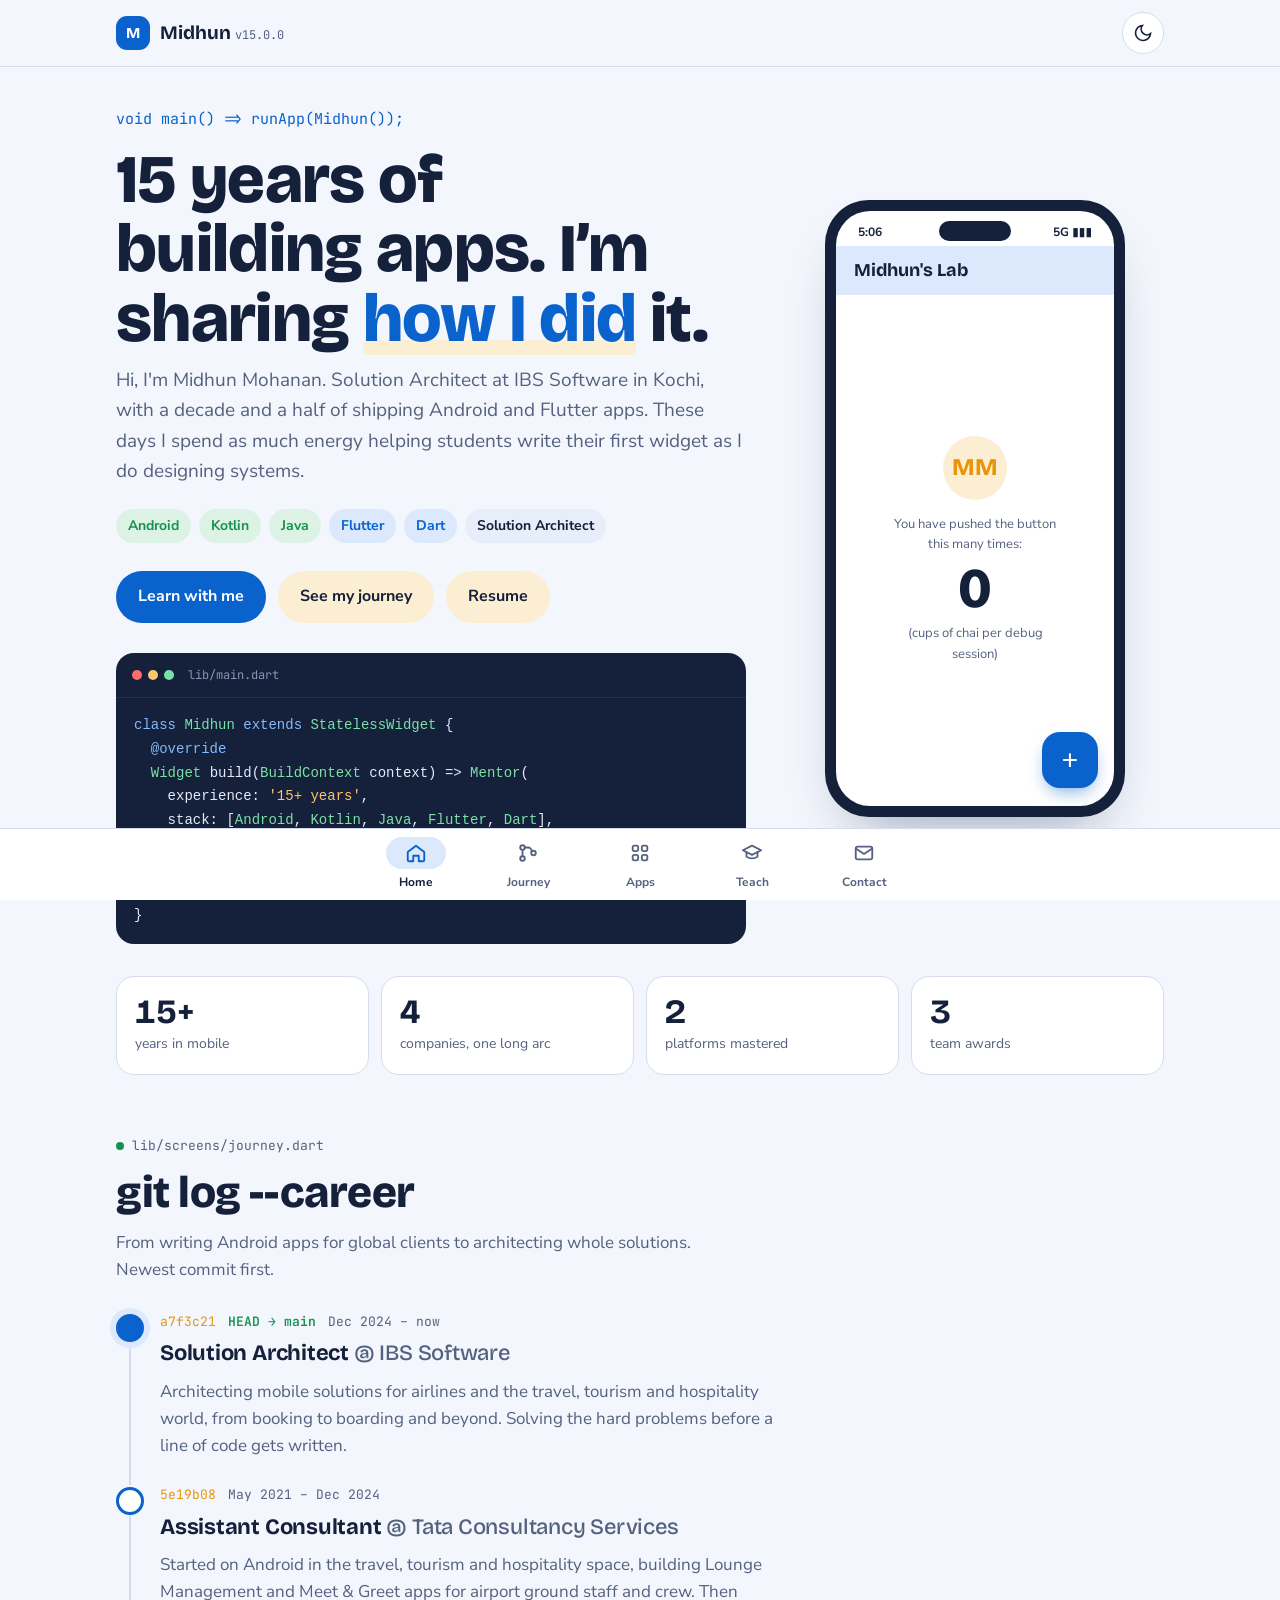
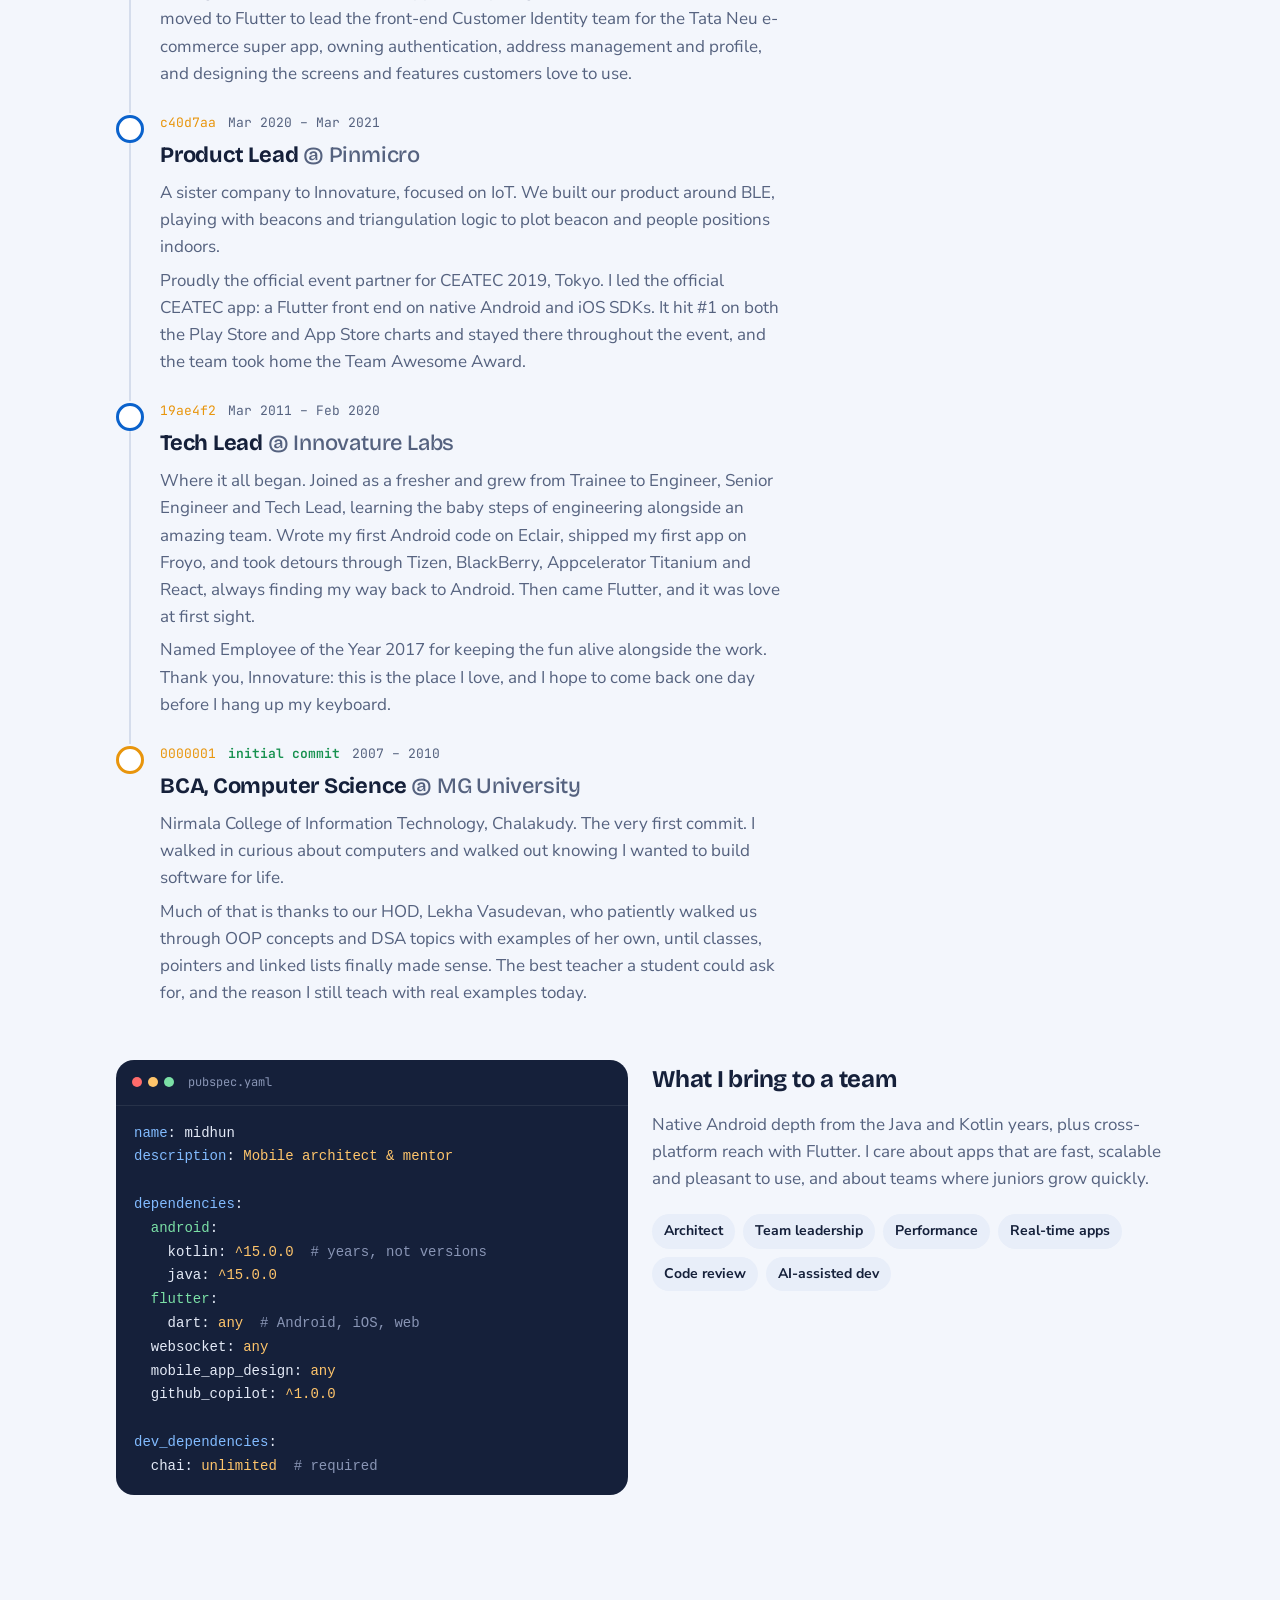
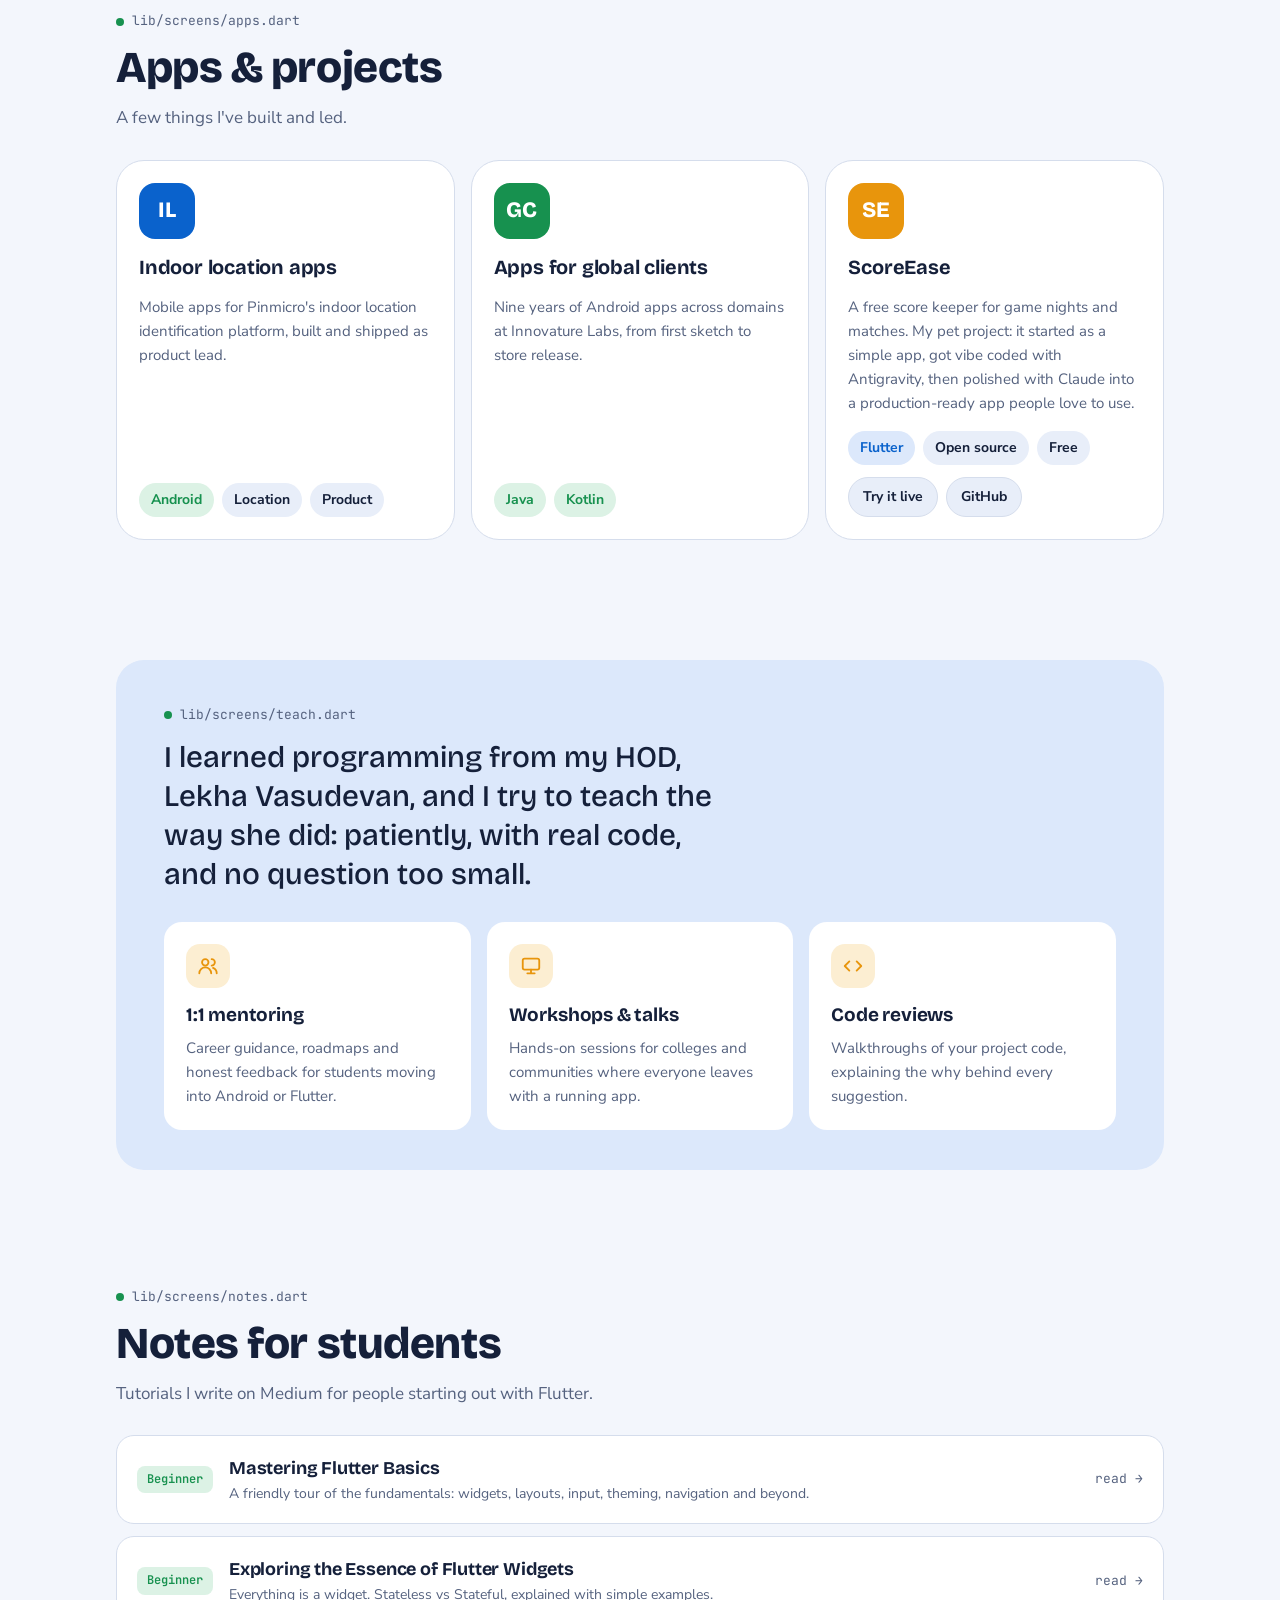
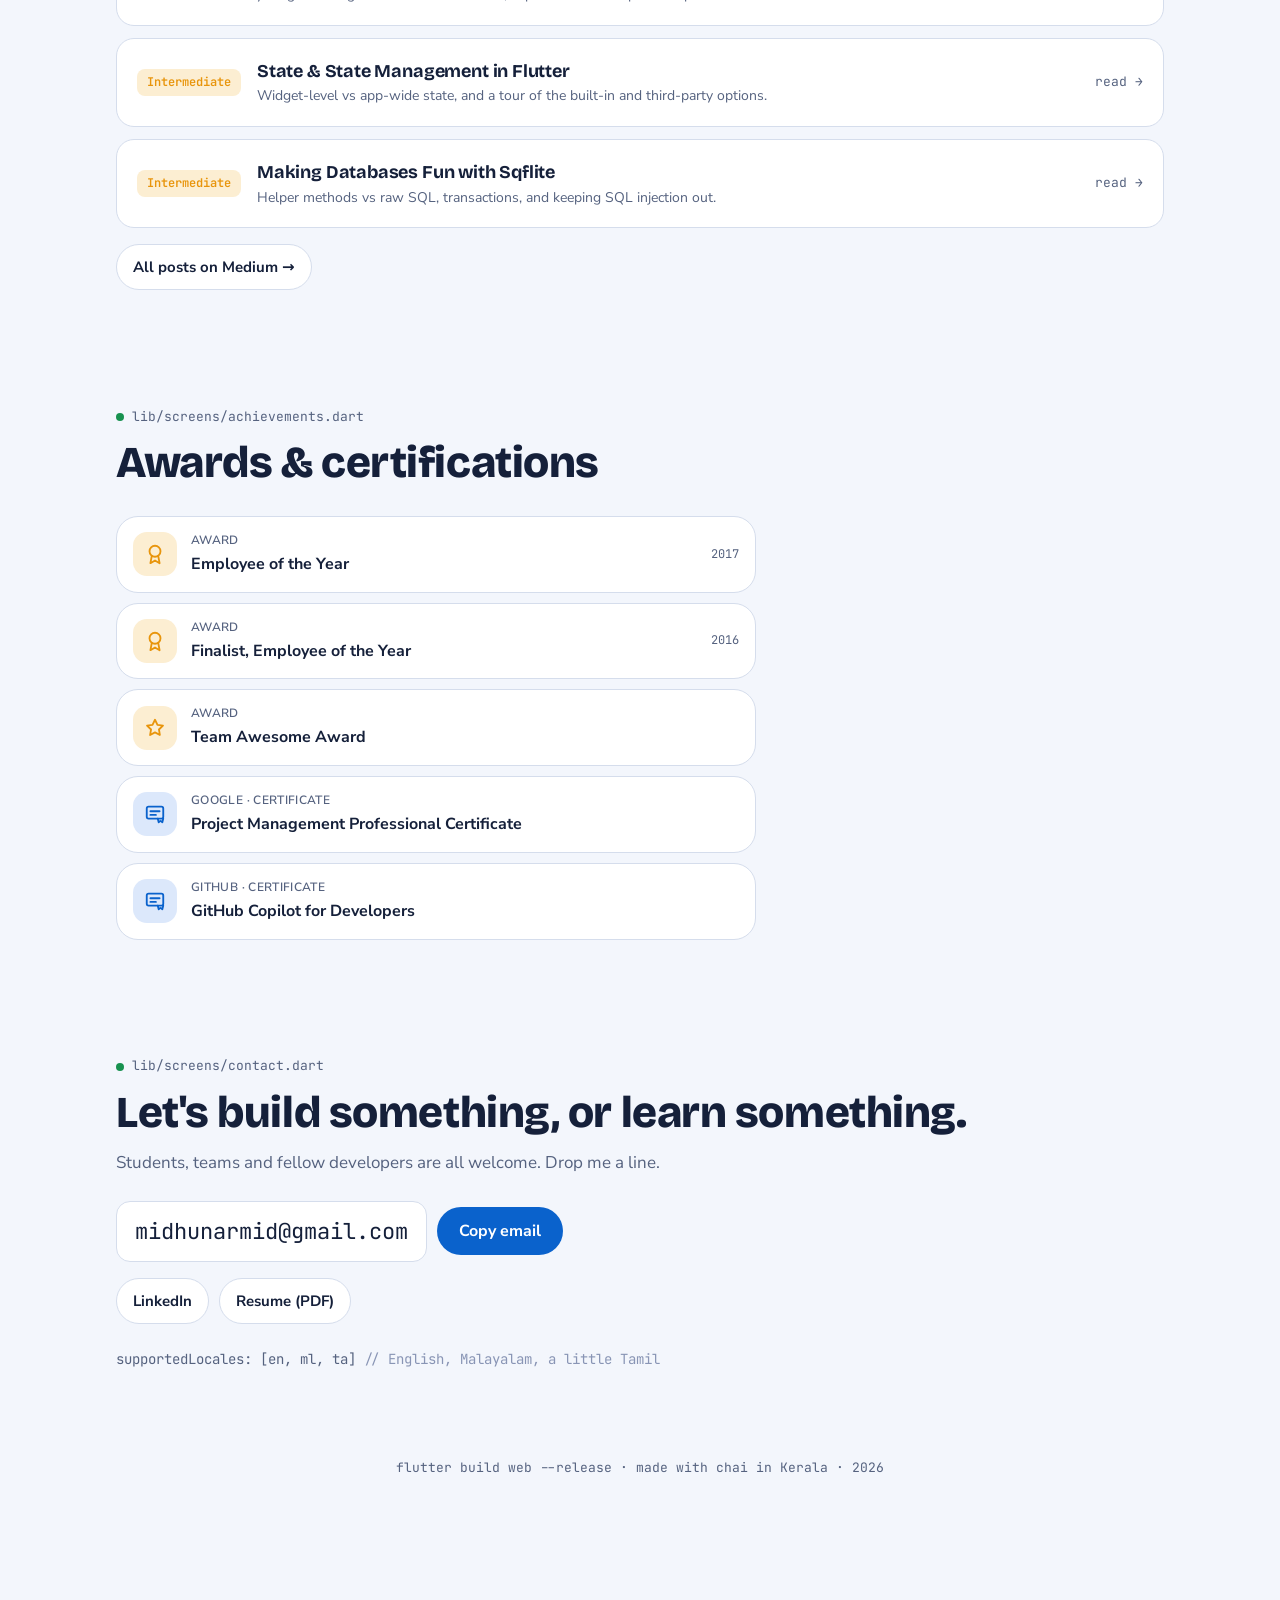
<file: index.html>
<!doctype html><html lang="en"><head><meta charset="utf-8"><title>Midhun Mohanan</title><meta name="description" content="Midhun Mohanan — Solution Architect in Kochi with 15 years of building Android and Flutter apps, sharing how it's done."><link rel="icon" href="/favicon.svg" type="image/svg+xml"><link rel="icon" href="/favicon-32.png" sizes="32x32" type="image/png"><link rel="apple-touch-icon" href="/apple-touch-icon.png"><meta name=viewport content="width=device-width,initial-scale=1,viewport-fit=cover"><style>:root{color-scheme:light;box-sizing:border-box;padding-top:env(safe-area-inset-top,0px);padding-bottom:env(safe-area-inset-bottom,0px)}html{scroll-padding-top:env(safe-area-inset-top,0px)}body{margin:0;padding:0;font:14px -apple-system,BlinkMacSystemFont,sans-serif;background:#fff;color:#000}img{max-width:100%}[hidden]:not([hidden=until-found i]){display:none!important}</style></head><body>
<meta name="claude:viewport-fit-sides" content="cover">
<link rel="preconnect" href="https://fonts.googleapis.com">
<link rel="preconnect" href="https://fonts.gstatic.com" crossorigin>
<link rel="stylesheet" href="https://fonts.googleapis.com/css2?family=Bricolage+Grotesque:opsz,wght@12..96,500;12..96,700;12..96,800&family=Nunito+Sans:opsz,wght@6..12,400;6..12,600;6..12,700&family=JetBrains+Mono:wght@400;600&display=swap">
<style>
/* Layout: a friendly Flutter app — sticky app bar, sections named like Dart files, Material bottom navigation */
:root{
  --bg:#F3F6FC; --surface:#FFFFFF; --surface-2:#E8EEF9; --ink:#15203A; --muted:#55627F; --line:#D5DDEC;
  --blue:#0A62CC; --blue-soft:#DCE8FB; --sun:#E8950C; --sun-soft:#FCEED2; --green:#17914F; --green-soft:#DCF2E5;
  --code-bg:#15203A; --code-fg:#E4EAF7; --code-k:#82BBFF; --code-s:#FFC56B; --code-c:#8995B5; --code-t:#7BE0A6;
  --display:"Bricolage Grotesque", "Segoe UI", system-ui, sans-serif;
  --body:"Nunito Sans", "Segoe UI", system-ui, sans-serif;
  --mono:"JetBrains Mono", ui-monospace, "SFMono-Regular", Menlo, monospace;
  --r-lg:28px; --r-md:18px; --r-sm:12px;
}
@media (prefers-color-scheme: dark){ :root:not([data-theme="light"]){
  --bg:#0C1221; --surface:#141C2F; --surface-2:#1B2540; --ink:#E7ECF7; --muted:#9AA6C3; --line:#28334F;
  --blue:#66A8FF; --blue-soft:#162F57; --sun:#FFBF55; --sun-soft:#3A2B10; --green:#55D690; --green-soft:#11342A;
  --code-bg:#080D19; --code-fg:#E4EAF7; color-scheme:dark;
}}
:root[data-theme="dark"]{
  --bg:#0C1221; --surface:#141C2F; --surface-2:#1B2540; --ink:#E7ECF7; --muted:#9AA6C3; --line:#28334F;
  --blue:#66A8FF; --blue-soft:#162F57; --sun:#FFBF55; --sun-soft:#3A2B10; --green:#55D690; --green-soft:#11342A;
  --code-bg:#080D19; --code-fg:#E4EAF7; color-scheme:dark;
}
*{box-sizing:border-box}
html{scroll-behavior:smooth; scroll-padding-top:84px}
body{background:var(--bg); color:var(--ink); font-family:var(--body); font-size:17px; line-height:1.6;
  padding-bottom:calc(96px + env(safe-area-inset-bottom,0px))}
body::before{content:""; position:fixed; inset:0 0 auto; height:env(safe-area-inset-top,0px); z-index:30; background:var(--bg)}
a{color:var(--blue)}
:focus-visible{outline:3px solid var(--blue); outline-offset:3px; border-radius:6px}
.wrap{max-width:1080px; margin:0 auto; padding-left:max(16px, env(safe-area-inset-left,0px)); padding-right:max(16px, env(safe-area-inset-right,0px))}
h1,h2,h3{font-family:var(--display); text-wrap:balance; margin:0; letter-spacing:-0.01em}
p{margin:0}
.mono{font-family:var(--mono)}

/* App bar */
.appbar{position:sticky; top:env(safe-area-inset-top,0px); z-index:20; background:color-mix(in srgb, var(--bg) 88%, transparent); backdrop-filter:blur(12px); border-bottom:1px solid var(--line)}
.appbar .wrap{display:flex; align-items:center; justify-content:space-between; gap:12px; padding-block:12px}
.brand{display:flex; align-items:center; gap:10px; font-family:var(--display); font-weight:700; font-size:19px; color:var(--ink); text-decoration:none}
.brand-dot{width:34px; height:34px; border-radius:11px; background:var(--blue); color:#fff; display:grid; place-items:center; font-size:15px; font-weight:800}
.brand small{font-family:var(--mono); font-weight:400; font-size:12px; color:var(--muted)}
.icon-btn{border:1px solid var(--line); background:var(--surface); color:var(--ink); width:42px; height:42px; border-radius:50%; display:grid; place-items:center; cursor:pointer}
.icon-btn svg{width:20px; height:20px}

/* Sections */
section{padding-block:56px}
.file{font-family:var(--mono); font-size:13px; color:var(--muted); display:inline-flex; align-items:center; gap:8px; margin-bottom:12px}
.file::before{content:""; width:8px; height:8px; border-radius:50%; background:var(--green)}
h2{font-size:clamp(30px, 5vw, 44px); line-height:1.1; font-weight:800}
.lede{color:var(--muted); max-width:60ch; margin-top:12px}

/* Hero */
.hero{padding-block:40px 24px}
.hero-grid{display:grid; grid-template-columns:1.25fr 0.75fr; gap:40px; align-items:center}
.hero-grid > *{min-width:0}
.hello{font-family:var(--mono); color:var(--blue); font-size:15px; margin-bottom:14px}
.hero h1{font-size:clamp(38px, 6.4vw, 68px); line-height:1.02; font-weight:800}
.hero h1 em{font-style:normal; color:var(--blue); position:relative; white-space:nowrap}
.hero h1 em::after{content:""; position:absolute; left:0; right:0; bottom:0.06em; height:0.22em; background:var(--sun-soft); z-index:-1; border-radius:4px}
.hero .lede{font-size:19px}
.chips{display:flex; flex-wrap:wrap; gap:8px; margin-top:22px}
.chip{font-size:14px; font-weight:700; padding:6px 12px; border-radius:999px; background:var(--surface-2); color:var(--ink)}
.chip.a{background:var(--green-soft); color:var(--green)}
.chip.f{background:var(--blue-soft); color:var(--blue)}
.cta{display:flex; flex-wrap:wrap; gap:12px; margin-top:28px}
.btn{display:inline-flex; align-items:center; gap:8px; padding:13px 22px; border-radius:999px; font-weight:700; text-decoration:none; font-size:16px; border:0; cursor:pointer; font-family:var(--body)}
.btn.primary{background:var(--blue); color:#fff}
.btn.tonal{background:var(--sun-soft); color:var(--ink)}

.code{background:var(--code-bg); color:var(--code-fg); border-radius:var(--r-md); font-family:var(--mono); font-size:14px; line-height:1.7; overflow-x:auto; margin-top:30px}
.code-head{display:flex; gap:6px; align-items:center; padding:12px 16px; border-bottom:1px solid rgba(255,255,255,0.08); font-size:12px; color:var(--code-c)}
.code-head i{width:10px; height:10px; border-radius:50%; background:#ff6b6b; display:inline-block}
.code-head i:nth-child(2){background:#ffc56b}.code-head i:nth-child(3){background:#7be0a6; margin-right:8px}
.code pre{margin:0; padding:16px 18px}
.k{color:var(--code-k)}.s{color:var(--code-s)}.c{color:var(--code-c)}.t{color:var(--code-t)}

/* Phone */
.phone{width:min(300px, 100%); margin:0 auto; aspect-ratio:9/18.5; max-width:100%; border-radius:44px; background:var(--ink); padding:11px; box-shadow:0 30px 60px -30px rgba(10,30,70,0.45); position:relative}
.screen{height:100%; border-radius:34px; background:var(--surface); overflow:hidden; display:flex; flex-direction:column; position:relative}
.sbar{display:flex; justify-content:space-between; font-size:12px; font-weight:700; padding:12px 22px 4px; color:var(--ink)}
.notch{position:absolute; top:10px; left:50%; translate:-50% 0; width:72px; height:20px; border-radius:20px; background:var(--ink)}
.p-appbar{padding:10px 18px; font-family:var(--display); font-weight:700; font-size:18px; background:var(--blue-soft); color:var(--ink)}
.p-body{flex:1; display:flex; flex-direction:column; align-items:center; justify-content:center; text-align:center; padding:16px; gap:6px}
.avatar{width:64px; height:64px; border-radius:50%; background:var(--sun-soft); color:var(--sun); display:grid; place-items:center; font-family:var(--display); font-weight:800; font-size:24px; margin-bottom:8px}
.p-body p{font-size:13px; color:var(--muted); max-width:22ch}
.count{font-family:var(--display); font-weight:800; font-size:56px; line-height:1; color:var(--ink); font-variant-numeric:tabular-nums}
.count.bump{animation:bump .35s ease}
@keyframes bump{40%{transform:scale(1.18); color:var(--blue)}}
.fab{position:absolute; right:16px; bottom:18px; width:56px; height:56px; border-radius:18px; border:0; background:var(--blue); color:#fff; font-size:28px; cursor:pointer; box-shadow:0 8px 18px -6px rgba(10,98,204,0.6)}
.fab:active{transform:scale(0.94)}
.toast{position:absolute; left:14px; right:84px; bottom:24px; background:var(--ink); color:var(--bg); font-size:12px; font-family:var(--mono); padding:10px 12px; border-radius:10px; opacity:0; translate:0 8px; transition:.25s}
.toast.show{opacity:1; translate:0 0}
.phone-cap{text-align:center; font-size:13px; color:var(--muted); margin-top:14px; font-family:var(--mono)}

/* Stats */
.stats{display:grid; grid-template-columns:repeat(4,1fr); gap:12px; margin-top:8px}
.stat{background:var(--surface); border:1px solid var(--line); border-radius:var(--r-md); padding:18px}
.stat b{font-family:var(--display); font-size:34px; line-height:1; display:block; font-variant-numeric:tabular-nums}
.stat span{font-size:14px; color:var(--muted)}

/* Journey (git log) */
.log{margin-top:28px; display:grid; gap:0; position:relative}
.commit{display:grid; grid-template-columns:28px 1fr; gap:16px; padding-bottom:26px; position:relative}
.commit::before{content:""; position:absolute; left:13px; top:20px; bottom:0; width:2px; background:var(--line)}
.commit:last-child::before{display:none}
.node{width:28px; height:28px; border-radius:50%; background:var(--surface); border:3px solid var(--blue); margin-top:2px; z-index:1}
.commit.head .node{background:var(--blue); box-shadow:0 0 0 6px var(--blue-soft)}
.commit.edu .node{border-color:var(--sun)}
.c-body{min-width:0}
.c-meta{font-family:var(--mono); font-size:13px; color:var(--muted); display:flex; flex-wrap:wrap; gap:4px 12px}
.c-meta .hash{color:var(--sun)}
.c-meta .tag{color:var(--green); font-weight:600}
.c-body h3{font-size:22px; font-weight:700; margin-top:4px}
.c-body h3 span{color:var(--muted); font-weight:500}
.c-body p{color:var(--muted); margin-top:6px; max-width:62ch}

/* pubspec */
.split{display:grid; grid-template-columns:1fr 1fr; gap:24px; margin-top:28px; align-items:start}
.split > *{min-width:0}
.split .code{margin-top:0}

/* Apps */
.apps{display:grid; grid-template-columns:repeat(3,1fr); gap:16px; margin-top:28px}
.app{background:var(--surface); border:1px solid var(--line); border-radius:var(--r-lg); padding:22px; display:flex; flex-direction:column; gap:12px}
.app-icon{width:56px; height:56px; border-radius:16px; display:grid; place-items:center; font-family:var(--display); font-weight:800; font-size:22px; color:#fff}
.app h3{font-size:20px}
.app p{color:var(--muted); font-size:15px}
.app .chips{margin-top:auto; padding-top:4px}
.app.todo{border-style:dashed; background:transparent}
.app.todo .app-icon{background:var(--surface-2); color:var(--muted)}
.app-links{display:flex; flex-wrap:wrap; gap:8px}
.app-links a{padding:8px 14px; border-radius:999px; border:1px solid var(--line); background:var(--surface-2); text-decoration:none; color:var(--ink); font-weight:700; font-size:14px}
.todo-note{font-family:var(--mono); font-size:13px; color:var(--code-c)}

/* Teach */
.teach{background:var(--blue-soft); border-radius:var(--r-lg); padding:40px clamp(20px, 4vw, 48px); margin-top:8px}
.teach .grid3{display:grid; grid-template-columns:repeat(3,1fr); gap:16px; margin-top:28px}
.way{background:var(--surface); border-radius:var(--r-md); padding:22px}
.way .ic{width:44px; height:44px; border-radius:14px; background:var(--sun-soft); color:var(--sun); display:grid; place-items:center; margin-bottom:12px}
.way .ic svg{width:22px; height:22px}
.way h3{font-size:19px}
.way p{color:var(--muted); font-size:15px; margin-top:6px}
.quote{font-family:var(--display); font-size:clamp(22px, 3.4vw, 30px); font-weight:500; line-height:1.3; max-width:30ch}

/* Blog */
.posts{display:grid; gap:12px; margin-top:28px}
.post{display:grid; grid-template-columns:auto 1fr auto; gap:16px; align-items:center; background:var(--surface); border:1px solid var(--line); border-radius:var(--r-md); padding:18px 20px}
.post > div{min-width:0}
a.post{text-decoration:none; color:inherit; transition:border-color .2s}
a.post:hover{border-color:var(--blue)}
.post .lvl{font-family:var(--mono); font-size:12px; font-weight:600; padding:4px 10px; border-radius:8px; background:var(--green-soft); color:var(--green); white-space:nowrap}
.post .lvl.mid{background:var(--sun-soft); color:var(--sun)}
.post h3{font-size:18px; font-weight:700}
.post p{font-size:14px; color:var(--muted)}
.post .soon{font-size:13px; color:var(--muted); font-family:var(--mono); white-space:nowrap}

/* Awards as notifications */
.notifs{display:grid; gap:10px; margin-top:28px; max-width:640px}
.notif{display:grid; grid-template-columns:44px 1fr auto; gap:14px; align-items:center; background:var(--surface); border:1px solid var(--line); border-radius:22px; padding:14px 16px}
.notif > div{min-width:0}
.n-ic{width:44px; height:44px; border-radius:14px; display:grid; place-items:center}
.n-ic svg{width:22px; height:22px}
.n-ic.gold{background:var(--sun-soft); color:var(--sun)}
.n-ic.cert{background:var(--blue-soft); color:var(--blue)}
.notif small{font-size:12px; color:var(--muted); display:block; font-weight:600; letter-spacing:0.03em; text-transform:uppercase}
.notif b{font-size:16px}
.notif time{font-family:var(--mono); font-size:12px; color:var(--muted)}

/* Contact */
.contact{text-align:left}
.mailrow{display:flex; flex-wrap:wrap; gap:10px; align-items:center; margin-top:24px}
.mail{font-family:var(--mono); font-size:clamp(16px, 3vw, 22px); background:var(--surface); border:1px solid var(--line); padding:12px 18px; border-radius:14px; user-select:all; overflow-wrap:anywhere}
.links{display:flex; flex-wrap:wrap; gap:10px; margin-top:16px}
.links a{padding:10px 16px; border-radius:999px; border:1px solid var(--line); background:var(--surface); text-decoration:none; color:var(--ink); font-weight:700; font-size:15px}
.locales{margin-top:24px; font-family:var(--mono); font-size:14px; color:var(--muted)}
footer{padding-block:32px; text-align:center; font-family:var(--mono); font-size:13px; color:var(--muted)}

/* Bottom nav */
.bnav{position:fixed; left:0; right:0; bottom:0; z-index:25; background:var(--surface); border-top:1px solid var(--line);
  padding:8px max(8px, env(safe-area-inset-right,0px)) calc(8px + env(safe-area-inset-bottom,0px)) max(8px, env(safe-area-inset-left,0px))}
.bnav ul{list-style:none; margin:0 auto; padding:0; display:grid; grid-template-columns:repeat(5,1fr); max-width:560px}
.bnav a{display:flex; flex-direction:column; align-items:center; gap:4px; text-decoration:none; color:var(--muted); font-size:12px; font-weight:700}
.bnav .pill{width:60px; height:32px; border-radius:16px; display:grid; place-items:center; transition:background .2s}
.bnav svg{width:22px; height:22px}
.bnav a.on{color:var(--ink)}
.bnav a.on .pill{background:var(--blue-soft); color:var(--blue)}

@media (max-width: 860px){
  .hero-grid,.split{grid-template-columns:1fr}
  .apps,.teach .grid3{grid-template-columns:1fr}
  .stats{grid-template-columns:repeat(2,1fr)}
  .phone{width:min(270px,100%)}
}
@media (max-width: 520px){
  .post{grid-template-columns:1fr; gap:8px}
  .brand small{display:none}
}
@media (prefers-reduced-motion: reduce){
  html{scroll-behavior:auto}
  *{animation:none!important; transition:none!important}
}
</style>

<header class="appbar">
  <div class="wrap">
    <a class="brand" href="#home"><span class="brand-dot">M</span><span>Midhun <small>v15.0.0</small></span></a>
    <button class="icon-btn" id="themeBtn" aria-label="Switch light or dark theme">
      <svg viewBox="0 0 24 24" fill="none" stroke="currentColor" stroke-width="2" stroke-linecap="round"><path d="M21 12.8A9 9 0 1 1 11.2 3a7 7 0 0 0 9.8 9.8z"/></svg>
    </button>
  </div>
</header>

<main>
  <!-- HERO -->
  <section class="hero" id="home">
    <div class="wrap hero-grid">
      <div>
        <p class="hello">void main() =&gt; runApp(Midhun());</p>
        <h1>15 years of building apps. I’m sharing <em>how I did</em> it.</h1>
        <p class="lede">Hi, I'm Midhun Mohanan. Solution Architect at IBS Software in Kochi, with a decade and a half of shipping Android and Flutter apps. These days I spend as much energy helping students write their first widget as I do designing systems.</p>
        <div class="chips">
          <span class="chip a">Android</span><span class="chip a">Kotlin</span><span class="chip a">Java</span>
          <span class="chip f">Flutter</span><span class="chip f">Dart</span><span class="chip">Solution Architect</span>
        </div>
        <div class="cta">
          <a class="btn primary" href="#teach">Learn with me</a>
          <a class="btn tonal" href="#journey">See my journey</a>
          <a class="btn tonal" href="/clean/">Resume</a>
        </div>
        <div class="code" aria-label="Dart code describing Midhun">
          <div class="code-head"><i></i><i></i><i></i>lib/main.dart</div>
<pre><span class="k">class</span> <span class="t">Midhun</span> <span class="k">extends</span> <span class="t">StatelessWidget</span> {
  <span class="k">@override</span>
  <span class="t">Widget</span> build(<span class="t">BuildContext</span> context) =&gt; <span class="t">Mentor</span>(
    experience: <span class="s">'15+ years'</span>,
    stack: [<span class="t">Android</span>, <span class="t">Kotlin</span>, <span class="t">Java</span>, <span class="t">Flutter</span>, <span class="t">Dart</span>],
    basedIn: <span class="s">'Kerala, India'</span>,
    favouritePart: <span class="t">Teaching</span>.students, <span class="c">// always</span>
  );
}</pre>
        </div>
      </div>

      <div>
        <div class="phone">
          <div class="screen">
            <div class="notch"></div>
            <div class="sbar"><span id="clock">9:41</span><span>5G ▮▮▮</span></div>
            <div class="p-appbar">Midhun's Lab</div>
            <div class="p-body">
              <div class="avatar">MM</div>
              <p>You have pushed the button this many times:</p>
              <div class="count" id="count">0</div>
              <p>(cups of chai per debug session)</p>
            </div>
            <div class="toast" id="toast">Reloaded 1 of 412 libraries in 238ms</div>
            <button class="fab" id="fab" aria-label="Increment counter">+</button>
          </div>
        </div>
        <p class="phone-cap">Every Flutter dev's first app. Tap the +.</p>
      </div>
    </div>
  </section>

  <div class="wrap">
    <div class="stats">
      <div class="stat"><b>15+</b><span>years in mobile</span></div>
      <div class="stat"><b>4</b><span>companies, one long arc</span></div>
      <div class="stat"><b>2</b><span>platforms mastered</span></div>
      <div class="stat"><b>3</b><span>team awards</span></div>
    </div>
  </div>

  <!-- JOURNEY -->
  <section id="journey">
    <div class="wrap">
      <div class="file">lib/screens/journey.dart</div>
      <h2>git log --career</h2>
      <p class="lede">From writing Android apps for global clients to architecting whole solutions. Newest commit first.</p>
      <div class="log">
        <div class="commit head">
          <div class="node"></div>
          <div class="c-body">
            <div class="c-meta"><span class="hash">a7f3c21</span><span class="tag">HEAD → main</span><span>Dec 2024 – now</span></div>
            <h3>Solution Architect <span>@ IBS Software</span></h3>
            <p>Architecting mobile solutions for airlines and the travel, tourism and hospitality world, from booking to boarding and beyond. Solving the hard problems before a line of code gets written.</p>
          </div>
        </div>
        <div class="commit">
          <div class="node"></div>
          <div class="c-body">
            <div class="c-meta"><span class="hash">5e19b08</span><span>May 2021 – Dec 2024</span></div>
            <h3>Assistant Consultant <span>@ Tata Consultancy Services</span></h3>
            <p>Started on Android in the travel, tourism and hospitality space, building Lounge Management and Meet &amp; Greet apps for airport ground staff and crew. Then moved to Flutter to lead the front-end Customer Identity team for the Tata Neu e-commerce super app, owning authentication, address management and profile, and designing the screens and features customers love to use.</p>
          </div>
        </div>
        <div class="commit">
          <div class="node"></div>
          <div class="c-body">
            <div class="c-meta"><span class="hash">c40d7aa</span><span>Mar 2020 – Mar 2021</span></div>
            <h3>Product Lead <span>@ Pinmicro</span></h3>
            <p>A sister company to Innovature, focused on IoT. We built our product around BLE, playing with beacons and triangulation logic to plot beacon and people positions indoors.</p>
            <p>Proudly the official event partner for CEATEC 2019, Tokyo. I led the official CEATEC app: a Flutter front end on native Android and iOS SDKs. It hit #1 on both the Play Store and App Store charts and stayed there throughout the event, and the team took home the Team Awesome Award.</p>
          </div>
        </div>
        <div class="commit">
          <div class="node"></div>
          <div class="c-body">
            <div class="c-meta"><span class="hash">19ae4f2</span><span>Mar 2011 – Feb 2020</span></div>
            <h3>Tech Lead <span>@ Innovature Labs</span></h3>
            <p>Where it all began. Joined as a fresher and grew from Trainee to Engineer, Senior Engineer and Tech Lead, learning the baby steps of engineering alongside an amazing team. Wrote my first Android code on Eclair, shipped my first app on Froyo, and took detours through Tizen, BlackBerry, Appcelerator Titanium and React, always finding my way back to Android. Then came Flutter, and it was love at first sight.</p>
            <p>Named Employee of the Year 2017 for keeping the fun alive alongside the work. Thank you, Innovature: this is the place I love, and I hope to come back one day before I hang up my keyboard.</p>
          </div>
        </div>
        <div class="commit edu">
          <div class="node"></div>
          <div class="c-body">
            <div class="c-meta"><span class="hash">0000001</span><span class="tag">initial commit</span><span>2007 – 2010</span></div>
            <h3>BCA, Computer Science <span>@ MG University</span></h3>
            <p>Nirmala College of Information Technology, Chalakudy. The very first commit. I walked in curious about computers and walked out knowing I wanted to build software for life.</p>
            <p>Much of that is thanks to our HOD, Lekha Vasudevan, who patiently walked us through OOP concepts and DSA topics with examples of her own, until classes, pointers and linked lists finally made sense. The best teacher a student could ask for, and the reason I still teach with real examples today.</p>
          </div>
        </div>
      </div>

      <div class="split">
        <div class="code" aria-label="Skills listed as a pubspec file">
          <div class="code-head"><i></i><i></i><i></i>pubspec.yaml</div>
<pre><span class="k">name</span>: midhun
<span class="k">description</span>: <span class="s">Mobile architect &amp; mentor</span>

<span class="k">dependencies</span>:
  <span class="t">android</span>:
    kotlin: <span class="s">^15.0.0</span>  <span class="c"># years, not versions</span>
    java: <span class="s">^15.0.0</span>
  <span class="t">flutter</span>:
    dart: <span class="s">any</span>  <span class="c"># Android, iOS, web</span>
  websocket: <span class="s">any</span>
  mobile_app_design: <span class="s">any</span>
  github_copilot: <span class="s">^1.0.0</span>

<span class="k">dev_dependencies</span>:
  chai: <span class="s">unlimited</span>  <span class="c"># required</span></pre>
        </div>
        <div>
          <h3 style="font-size:24px">What I bring to a team</h3>
          <p class="lede">Native Android depth from the Java and Kotlin years, plus cross-platform reach with Flutter. I care about apps that are fast, scalable and pleasant to use, and about teams where juniors grow quickly.</p>
          <div class="chips">
            <span class="chip">Architect</span><span class="chip">Team leadership</span><span class="chip">Performance</span>
            <span class="chip">Real-time apps</span><span class="chip">Code review</span><span class="chip">AI-assisted dev</span>
          </div>
        </div>
      </div>
    </div>
  </section>

  <!-- APPS -->
  <section id="apps">
    <div class="wrap">
      <div class="file">lib/screens/apps.dart</div>
      <h2>Apps &amp; projects</h2>
      <p class="lede">A few things I've built and led.</p>
      <div class="apps">
        <article class="app">
          <div class="app-icon" style="background:var(--blue)">IL</div>
          <h3>Indoor location apps</h3>
          <p>Mobile apps for Pinmicro's indoor location identification platform, built and shipped as product lead.</p>
          <div class="chips"><span class="chip a">Android</span><span class="chip">Location</span><span class="chip">Product</span></div>
        </article>
        <article class="app">
          <div class="app-icon" style="background:var(--green)">GC</div>
          <h3>Apps for global clients</h3>
          <p>Nine years of Android apps across domains at Innovature Labs, from first sketch to store release.</p>
          <div class="chips"><span class="chip a">Java</span><span class="chip a">Kotlin</span></div>
        </article>
        <article class="app">
          <div class="app-icon" style="background:var(--sun)">SE</div>
          <h3>ScoreEase</h3>
          <p>A free score keeper for game nights and matches. My pet project: it started as a simple app, got vibe coded with Antigravity, then polished with Claude into a production-ready app people love to use.</p>
          <div class="chips"><span class="chip f">Flutter</span><span class="chip">Open source</span><span class="chip">Free</span></div>
          <div class="app-links"><a href="https://scoreease.armid.in/" target="_blank" rel="noopener">Try it live</a><a href="https://github.com/midhunarmid/scoreease" target="_blank" rel="noopener">GitHub</a></div>
        </article>
      </div>
    </div>
  </section>

  <!-- TEACH -->
  <section id="teach">
    <div class="wrap">
      <div class="teach">
        <div class="file">lib/screens/teach.dart</div>
        <p class="quote">I learned programming from my HOD, Lekha Vasudevan, and I try to teach the way she did: patiently, with real code, and no question too small.</p>
        <div class="grid3">
          <div class="way">
            <div class="ic"><svg viewBox="0 0 24 24" fill="none" stroke="currentColor" stroke-width="2" stroke-linecap="round" stroke-linejoin="round"><circle cx="9" cy="8" r="3.5"/><path d="M2.5 20a6.5 6.5 0 0 1 13 0"/><path d="M16 4.5a3.5 3.5 0 0 1 0 7M21.5 20a6.5 6.5 0 0 0-4-6"/></svg></div>
            <h3>1:1 mentoring</h3>
            <p>Career guidance, roadmaps and honest feedback for students moving into Android or Flutter.</p>
          </div>
          <div class="way">
            <div class="ic"><svg viewBox="0 0 24 24" fill="none" stroke="currentColor" stroke-width="2" stroke-linecap="round" stroke-linejoin="round"><rect x="3" y="4" width="18" height="12" rx="2"/><path d="M8 20h8M12 16v4"/></svg></div>
            <h3>Workshops &amp; talks</h3>
            <p>Hands-on sessions for colleges and communities where everyone leaves with a running app.</p>
          </div>
          <div class="way">
            <div class="ic"><svg viewBox="0 0 24 24" fill="none" stroke="currentColor" stroke-width="2" stroke-linecap="round" stroke-linejoin="round"><path d="m8 7-5 5 5 5M16 7l5 5-5 5"/></svg></div>
            <h3>Code reviews</h3>
            <p>Walkthroughs of your project code, explaining the why behind every suggestion.</p>
          </div>
        </div>
      </div>
    </div>
  </section>

  <!-- BLOG -->
  <section id="blog">
    <div class="wrap">
      <div class="file">lib/screens/notes.dart</div>
      <h2>Notes for students</h2>
      <p class="lede">Tutorials I write on Medium for people starting out with Flutter.</p>
      <div class="posts">
        <a class="post" href="https://medium.com/@midhunarmid/mastering-flutter-basics-a-comprehensive-guide-to-flutter-fundamentals-25a5b8de723e" target="_blank" rel="noopener">
          <span class="lvl">Beginner</span>
          <div><h3>Mastering Flutter Basics</h3><p>A friendly tour of the fundamentals: widgets, layouts, input, theming, navigation and beyond.</p></div>
          <span class="soon">read →</span>
        </a>
        <a class="post" href="https://medium.com/@midhunarmid/exploring-the-essence-of-flutter-widgets-8018d6809808" target="_blank" rel="noopener">
          <span class="lvl">Beginner</span>
          <div><h3>Exploring the Essence of Flutter Widgets</h3><p>Everything is a widget. Stateless vs Stateful, explained with simple examples.</p></div>
          <span class="soon">read →</span>
        </a>
        <a class="post" href="https://medium.com/@midhunarmid/state-state-management-in-flutter-53338aaa0a1a" target="_blank" rel="noopener">
          <span class="lvl mid">Intermediate</span>
          <div><h3>State &amp; State Management in Flutter</h3><p>Widget-level vs app-wide state, and a tour of the built-in and third-party options.</p></div>
          <span class="soon">read →</span>
        </a>
        <a class="post" href="https://medium.com/@midhunarmid/flutter-making-databases-fun-with-helper-methods-in-sqflite-e5100f409eac" target="_blank" rel="noopener">
          <span class="lvl mid">Intermediate</span>
          <div><h3>Making Databases Fun with Sqflite</h3><p>Helper methods vs raw SQL, transactions, and keeping SQL injection out.</p></div>
          <span class="soon">read →</span>
        </a>
      </div>
      <div class="links"><a href="https://medium.com/@midhunarmid" target="_blank" rel="noopener">All posts on Medium →</a></div>
    </div>
  </section>

  <!-- AWARDS -->
  <section id="awards">
    <div class="wrap">
      <div class="file">lib/screens/achievements.dart</div>
      <h2>Awards &amp; certifications</h2>
      <div class="notifs">
        <div class="notif">
          <div class="n-ic gold"><svg viewBox="0 0 24 24" fill="none" stroke="currentColor" stroke-width="2" stroke-linecap="round" stroke-linejoin="round"><circle cx="12" cy="9" r="6"/><path d="m8.5 14-1.5 8 5-3 5 3-1.5-8"/></svg></div>
          <div><small>Award</small><b>Employee of the Year</b></div><time>2017</time>
        </div>
        <div class="notif">
          <div class="n-ic gold"><svg viewBox="0 0 24 24" fill="none" stroke="currentColor" stroke-width="2" stroke-linecap="round" stroke-linejoin="round"><circle cx="12" cy="9" r="6"/><path d="m8.5 14-1.5 8 5-3 5 3-1.5-8"/></svg></div>
          <div><small>Award</small><b>Finalist, Employee of the Year</b></div><time>2016</time>
        </div>
        <div class="notif">
          <div class="n-ic gold"><svg viewBox="0 0 24 24" fill="none" stroke="currentColor" stroke-width="2" stroke-linecap="round" stroke-linejoin="round"><path d="M12 3l2.7 5.5 6 .9-4.4 4.2 1 6L12 16.8 6.7 19.6l1-6L3.3 9.4l6-.9z"/></svg></div>
          <div><small>Award</small><b>Team Awesome Award</b></div><time></time>
        </div>
        <div class="notif">
          <div class="n-ic cert"><svg viewBox="0 0 24 24" fill="none" stroke="currentColor" stroke-width="2" stroke-linecap="round" stroke-linejoin="round"><rect x="3" y="4" width="18" height="13" rx="2"/><path d="M7 9h10M7 13h6"/><path d="m15 17 1 4 2-1.5 2 1.5 1-4"/></svg></div>
          <div><small>Google · Certificate</small><b>Project Management Professional Certificate</b></div><time></time>
        </div>
        <div class="notif">
          <div class="n-ic cert"><svg viewBox="0 0 24 24" fill="none" stroke="currentColor" stroke-width="2" stroke-linecap="round" stroke-linejoin="round"><rect x="3" y="4" width="18" height="13" rx="2"/><path d="M7 9h10M7 13h6"/><path d="m15 17 1 4 2-1.5 2 1.5 1-4"/></svg></div>
          <div><small>GitHub · Certificate</small><b>GitHub Copilot for Developers</b></div><time></time>
        </div>
      </div>
    </div>
  </section>

  <!-- CONTACT -->
  <section id="contact" class="contact">
    <div class="wrap">
      <div class="file">lib/screens/contact.dart</div>
      <h2>Let's build something, or learn something.</h2>
      <p class="lede">Students, teams and fellow developers are all welcome. Drop me a line.</p>
      <div class="mailrow">
        <span class="mail" id="mail">midhunarmid@gmail.com</span>
        <button class="btn primary" id="copyBtn">Copy email</button>
      </div>
      <div class="links">
        <a href="https://www.linkedin.com/in/midhunarmid" target="_blank" rel="noopener">LinkedIn</a>
        <a href="/clean/">Resume (PDF)</a>
      </div>
      <p class="locales">supportedLocales: [en, ml, ta] <span class="c">// English, Malayalam, a little Tamil</span></p>
    </div>
  </section>
</main>

<footer>flutter build web --release · made with chai in Kerala · <span id="yr">2026</span></footer>

<nav class="bnav" aria-label="Sections">
  <ul>
    <li><a href="#home" data-s="home" class="on"><span class="pill"><svg viewBox="0 0 24 24" fill="none" stroke="currentColor" stroke-width="2" stroke-linecap="round" stroke-linejoin="round"><path d="M3 11 12 4l9 7v9a1 1 0 0 1-1 1h-5v-6H9v6H4a1 1 0 0 1-1-1z"/></svg></span>Home</a></li>
    <li><a href="#journey" data-s="journey"><span class="pill"><svg viewBox="0 0 24 24" fill="none" stroke="currentColor" stroke-width="2" stroke-linecap="round"><circle cx="6" cy="6" r="2.5"/><circle cx="6" cy="18" r="2.5"/><circle cx="18" cy="12" r="2.5"/><path d="M6 8.5v7M8.5 6H12a4 4 0 0 1 4 4v-0"/></svg></span>Journey</a></li>
    <li><a href="#apps" data-s="apps"><span class="pill"><svg viewBox="0 0 24 24" fill="none" stroke="currentColor" stroke-width="2"><rect x="4" y="4" width="6" height="6" rx="2"/><rect x="14" y="4" width="6" height="6" rx="2"/><rect x="4" y="14" width="6" height="6" rx="2"/><rect x="14" y="14" width="6" height="6" rx="2"/></svg></span>Apps</a></li>
    <li><a href="#teach" data-s="teach"><span class="pill"><svg viewBox="0 0 24 24" fill="none" stroke="currentColor" stroke-width="2" stroke-linecap="round" stroke-linejoin="round"><path d="m2 9 10-5 10 5-10 5z"/><path d="M6 11v5c3 2.5 9 2.5 12 0v-5"/></svg></span>Teach</a></li>
    <li><a href="#contact" data-s="contact"><span class="pill"><svg viewBox="0 0 24 24" fill="none" stroke="currentColor" stroke-width="2" stroke-linecap="round" stroke-linejoin="round"><rect x="3" y="5" width="18" height="14" rx="2"/><path d="m3 7 9 6 9-6"/></svg></span>Contact</a></li>
  </ul>
</nav>

<script>
(function(){
  // Theme toggle
  var root=document.documentElement, btn=document.getElementById('themeBtn');
  function isDark(){var t=root.getAttribute('data-theme'); return t?t==='dark':matchMedia('(prefers-color-scheme: dark)').matches;}
  btn.addEventListener('click',function(){root.setAttribute('data-theme', isDark()?'light':'dark');});

  // Clock in phone status bar
  var clock=document.getElementById('clock');
  function tick(){var d=new Date(); clock.textContent=d.getHours()+':'+String(d.getMinutes()).padStart(2,'0');}
  tick(); setInterval(tick,30000);

  // Counter + hot reload toast
  var n=0, count=document.getElementById('count'), toast=document.getElementById('toast'), timer;
  document.getElementById('fab').addEventListener('click',function(){
    n++; count.textContent=n; count.classList.remove('bump'); void count.offsetWidth; count.classList.add('bump');
    toast.textContent='Hot reload: '+(180+Math.floor(Math.random()*140))+'ms';
    toast.classList.add('show'); clearTimeout(timer); timer=setTimeout(function(){toast.classList.remove('show');},1400);
  });

  // Copy email
  var copyBtn=document.getElementById('copyBtn'), mail=document.getElementById('mail');
  copyBtn.addEventListener('click',function(){
    function fallback(){var r=document.createRange(); r.selectNodeContents(mail); var s=getSelection(); s.removeAllRanges(); s.addRange(r); copyBtn.textContent='Selected, press copy';}
    try{ navigator.clipboard.writeText(mail.textContent).then(function(){copyBtn.textContent='Copied'; setTimeout(function(){copyBtn.textContent='Copy email';},1600);}, fallback); }catch(e){fallback();}
  });

  // Active bottom nav
  var links=[].slice.call(document.querySelectorAll('.bnav a'));
  var map={home:'home',journey:'journey',apps:'apps',teach:'teach',blog:'teach',awards:'teach',contact:'contact'};
  if('IntersectionObserver' in window){
    var io=new IntersectionObserver(function(es){
      es.forEach(function(e){ if(e.isIntersecting){ var id=map[e.target.id]; links.forEach(function(a){a.classList.toggle('on', a.dataset.s===id);}); } });
    },{rootMargin:'-45% 0px -50% 0px'});
    Object.keys(map).forEach(function(id){var el=document.getElementById(id); if(el) io.observe(el);});
  }
  document.getElementById('yr').textContent=new Date().getFullYear();
})();
</script>

</body></html>
</file>
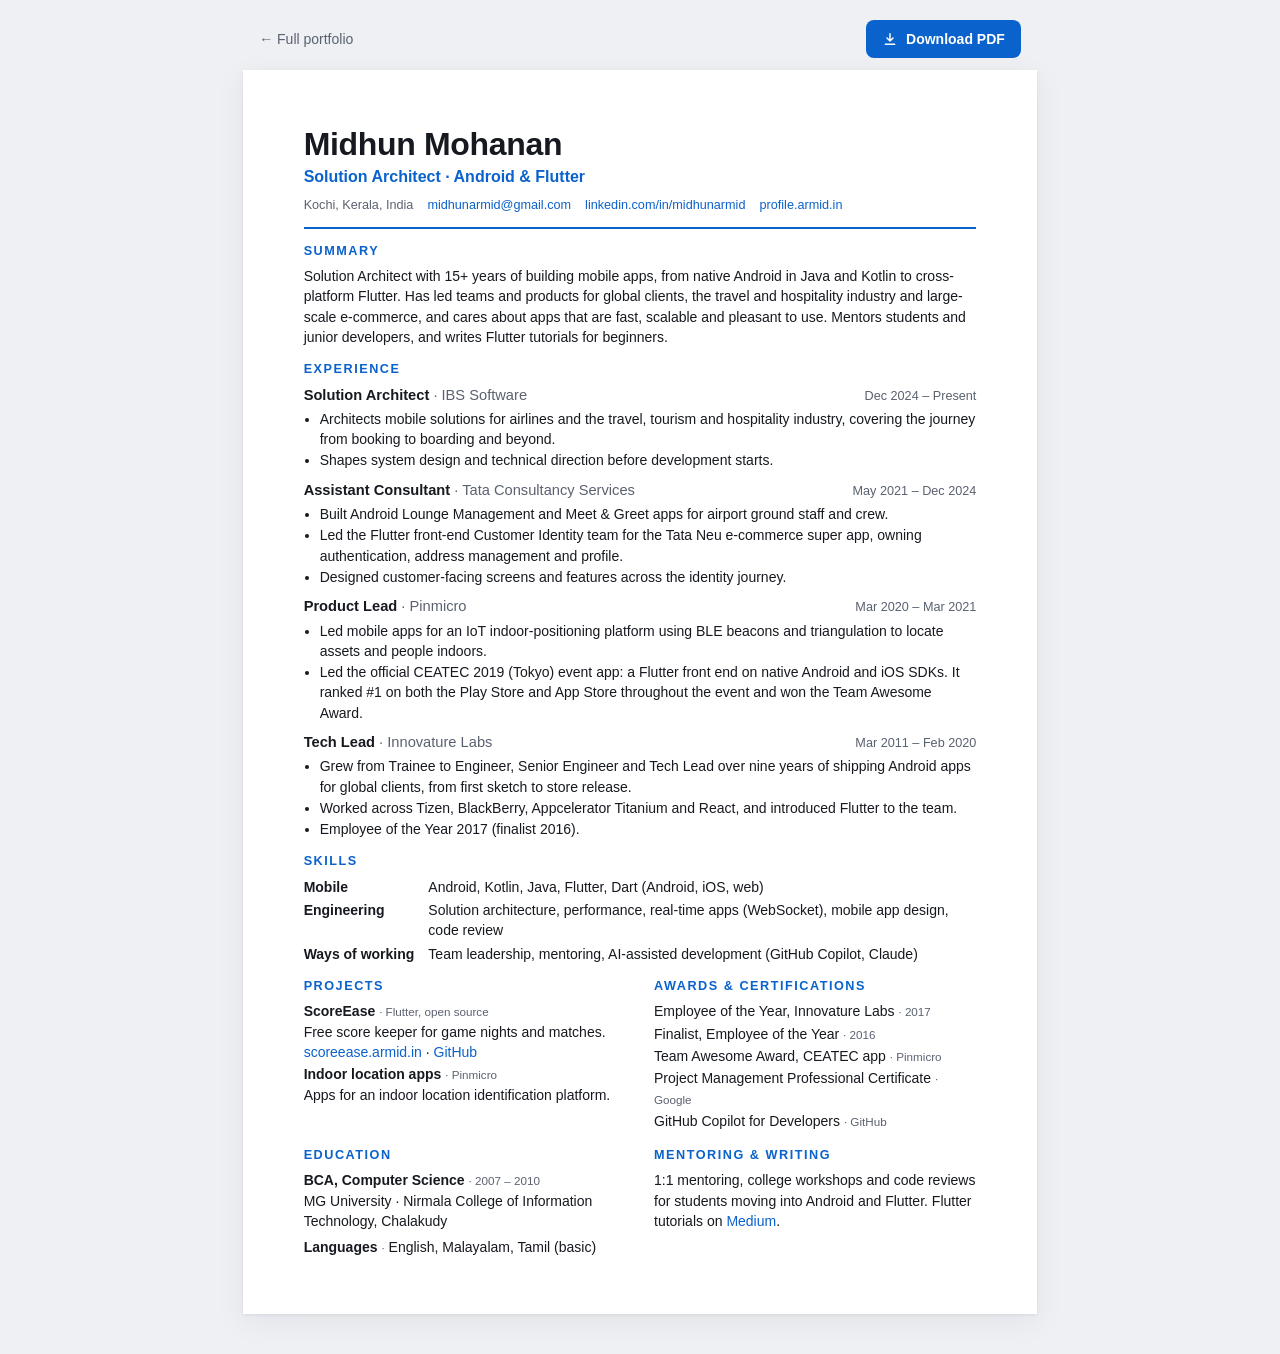
<file: clean/index.html>
<!doctype html>
<html lang="en">
<head>
<meta charset="utf-8">
<meta name="viewport" content="width=device-width,initial-scale=1">
<title>Midhun Mohanan — Resume</title>
<meta name="description" content="Resume of Midhun Mohanan, Solution Architect in Kochi with 15+ years of Android and Flutter app development.">
<link rel="icon" href="/favicon.svg" type="image/svg+xml">
<link rel="icon" href="/favicon-32.png" sizes="32x32" type="image/png">
<link rel="apple-touch-icon" href="/apple-touch-icon.png">
<style>
:root{
  --ink:#16191F; --muted:#5A6170; --line:#DDE1E8; --accent:#0A62CC; --page:#EEF0F4; --sheet:#FFFFFF;
  --font:"Segoe UI", -apple-system, BlinkMacSystemFont, "Helvetica Neue", Arial, sans-serif;
}
*{box-sizing:border-box}
html{color-scheme:light}
body{margin:0; background:var(--page); color:var(--ink); font-family:var(--font); font-size:10.5pt; line-height:1.45; -webkit-print-color-adjust:exact; print-color-adjust:exact}
a{color:var(--accent); text-decoration:none}
a:hover{text-decoration:underline}

.bar{max-width:210mm; margin:0 auto; padding:20px 16px 12px; display:flex; justify-content:space-between; align-items:center; gap:12px; font-size:14px}
.bar .back{color:var(--muted)}
.dl{display:inline-flex; align-items:center; gap:8px; background:var(--accent); color:#fff; padding:9px 16px; border-radius:8px; font-weight:600}
.dl:hover{text-decoration:none; filter:brightness(1.08)}
.dl svg{width:16px; height:16px}

.sheet{max-width:210mm; margin:0 auto 40px; background:var(--sheet); padding:15mm 16mm; box-shadow:0 1px 3px rgba(20,25,35,.08), 0 8px 30px rgba(20,25,35,.06)}

header h1{font-size:24pt; line-height:1.1; margin:0; letter-spacing:-.01em; font-weight:700}
header .role{font-size:12pt; color:var(--accent); font-weight:600; margin:3px 0 8px}
.contact{display:flex; flex-wrap:wrap; gap:2px 14px; color:var(--muted); font-size:9.5pt; margin:0; padding:0 0 12px; list-style:none; border-bottom:2px solid var(--accent)}

section{margin-top:13px}
h2{font-size:9.5pt; text-transform:uppercase; letter-spacing:.12em; color:var(--accent); margin:0 0 6px; font-weight:700}
p{margin:0}
.summary{color:var(--ink)}

.job{margin-bottom:9px; break-inside:avoid}
.job:last-child{margin-bottom:0}
.job-head{display:flex; justify-content:space-between; align-items:baseline; gap:12px}
.job h3{font-size:11pt; margin:0; font-weight:700}
.job h3 span{font-weight:400; color:var(--muted)}
.when{font-size:9.5pt; color:var(--muted); white-space:nowrap}
ul.pts{margin:3px 0 0; padding-left:16px}
ul.pts li{margin:1px 0}

.rows{display:grid; grid-template-columns:auto 1fr; gap:3px 14px; margin:0}
.rows dt{font-weight:600}
.rows dd{margin:0; color:var(--ink)}

.cols{display:grid; grid-template-columns:1fr 1fr; gap:0 28px}
.plain{list-style:none; margin:0; padding:0}
.plain li{margin:2px 0}
.plain small, .muted{color:var(--muted)}

@media (max-width:640px){
  .sheet{padding:22px 16px; margin-bottom:24px}
  .cols{grid-template-columns:1fr}
  .cols section + section{margin-top:13px}
  .job-head{flex-direction:column; gap:0}
  .rows{grid-template-columns:1fr}
  .rows dd{margin-bottom:4px}
}

@page{size:A4; margin:12mm 15mm}
@media print{
  body{background:#fff; font-size:10pt}
  section{margin-top:11px}
  .job{margin-bottom:8px}
  .bar{display:none}
  .sheet{max-width:none; margin:0; padding:0; box-shadow:none}
  a{color:var(--ink)}
  .contact a{color:var(--muted)}
}
</style>
</head>
<body>

<nav class="bar" aria-label="Resume actions">
  <a class="back" href="/">← Full portfolio</a>
  <a class="dl" href="Midhun-Mohanan-Resume.pdf" download>
    <svg viewBox="0 0 24 24" fill="none" stroke="currentColor" stroke-width="2.2" stroke-linecap="round" stroke-linejoin="round"><path d="M12 4v11m0 0-4.5-4.5M12 15l4.5-4.5M5 20h14"/></svg>
    Download PDF
  </a>
</nav>

<main class="sheet">
  <header>
    <h1>Midhun Mohanan</h1>
    <p class="role">Solution Architect · Android &amp; Flutter</p>
    <ul class="contact">
      <li>Kochi, Kerala, India</li>
      <li><a href="mailto:midhunarmid@gmail.com">midhunarmid@gmail.com</a></li>
      <li><a href="https://www.linkedin.com/in/midhunarmid">linkedin.com/in/midhunarmid</a></li>
      <li><a href="https://profile.armid.in/">profile.armid.in</a></li>
    </ul>
  </header>

  <section>
    <h2>Summary</h2>
    <p class="summary">Solution Architect with 15+ years of building mobile apps, from native Android in Java and Kotlin to cross-platform Flutter. Has led teams and products for global clients, the travel and hospitality industry and large-scale e-commerce, and cares about apps that are fast, scalable and pleasant to use. Mentors students and junior developers, and writes Flutter tutorials for beginners.</p>
  </section>

  <section>
    <h2>Experience</h2>

    <div class="job">
      <div class="job-head"><h3>Solution Architect <span>· IBS Software</span></h3><span class="when">Dec 2024 – Present</span></div>
      <ul class="pts">
        <li>Architects mobile solutions for airlines and the travel, tourism and hospitality industry, covering the journey from booking to boarding and beyond.</li>
        <li>Shapes system design and technical direction before development starts.</li>
      </ul>
    </div>

    <div class="job">
      <div class="job-head"><h3>Assistant Consultant <span>· Tata Consultancy Services</span></h3><span class="when">May 2021 – Dec 2024</span></div>
      <ul class="pts">
        <li>Built Android Lounge Management and Meet &amp; Greet apps for airport ground staff and crew.</li>
        <li>Led the Flutter front-end Customer Identity team for the Tata Neu e-commerce super app, owning authentication, address management and profile.</li>
        <li>Designed customer-facing screens and features across the identity journey.</li>
      </ul>
    </div>

    <div class="job">
      <div class="job-head"><h3>Product Lead <span>· Pinmicro</span></h3><span class="when">Mar 2020 – Mar 2021</span></div>
      <ul class="pts">
        <li>Led mobile apps for an IoT indoor-positioning platform using BLE beacons and triangulation to locate assets and people indoors.</li>
        <li>Led the official CEATEC 2019 (Tokyo) event app: a Flutter front end on native Android and iOS SDKs. It ranked #1 on both the Play Store and App Store throughout the event and won the Team Awesome Award.</li>
      </ul>
    </div>

    <div class="job">
      <div class="job-head"><h3>Tech Lead <span>· Innovature Labs</span></h3><span class="when">Mar 2011 – Feb 2020</span></div>
      <ul class="pts">
        <li>Grew from Trainee to Engineer, Senior Engineer and Tech Lead over nine years of shipping Android apps for global clients, from first sketch to store release.</li>
        <li>Worked across Tizen, BlackBerry, Appcelerator Titanium and React, and introduced Flutter to the team.</li>
        <li>Employee of the Year 2017 (finalist 2016).</li>
      </ul>
    </div>
  </section>

  <section>
    <h2>Skills</h2>
    <dl class="rows">
      <dt>Mobile</dt><dd>Android, Kotlin, Java, Flutter, Dart (Android, iOS, web)</dd>
      <dt>Engineering</dt><dd>Solution architecture, performance, real-time apps (WebSocket), mobile app design, code review</dd>
      <dt>Ways of working</dt><dd>Team leadership, mentoring, AI-assisted development (GitHub Copilot, Claude)</dd>
    </dl>
  </section>

  <div class="cols">
    <section>
      <h2>Projects</h2>
      <ul class="plain">
        <li><b>ScoreEase</b> <small>· Flutter, open source</small><br>Free score keeper for game nights and matches.<br><a href="https://scoreease.armid.in/">scoreease.armid.in</a> · <a href="https://github.com/midhunarmid/scoreease">GitHub</a></li>
        <li><b>Indoor location apps</b> <small>· Pinmicro</small><br>Apps for an indoor location identification platform.</li>
      </ul>
    </section>
    <section>
      <h2>Awards &amp; certifications</h2>
      <ul class="plain">
        <li>Employee of the Year, Innovature Labs <small>· 2017</small></li>
        <li>Finalist, Employee of the Year <small>· 2016</small></li>
        <li>Team Awesome Award, CEATEC app <small>· Pinmicro</small></li>
        <li>Project Management Professional Certificate <small>· Google</small></li>
        <li>GitHub Copilot for Developers <small>· GitHub</small></li>
      </ul>
    </section>
  </div>

  <div class="cols">
    <section>
      <h2>Education</h2>
      <p><b>BCA, Computer Science</b> <small class="muted">· 2007 – 2010</small><br>MG University · Nirmala College of Information Technology, Chalakudy</p>
      <p style="margin-top:6px"><b>Languages</b> <small class="muted">·</small> English, Malayalam, Tamil (basic)</p>
    </section>
    <section>
      <h2>Mentoring &amp; writing</h2>
      <p>1:1 mentoring, college workshops and code reviews for students moving into Android and Flutter. Flutter tutorials on <a href="https://medium.com/@midhunarmid">Medium</a>.</p>
    </section>
  </div>
</main>

</body>
</html>
</file>
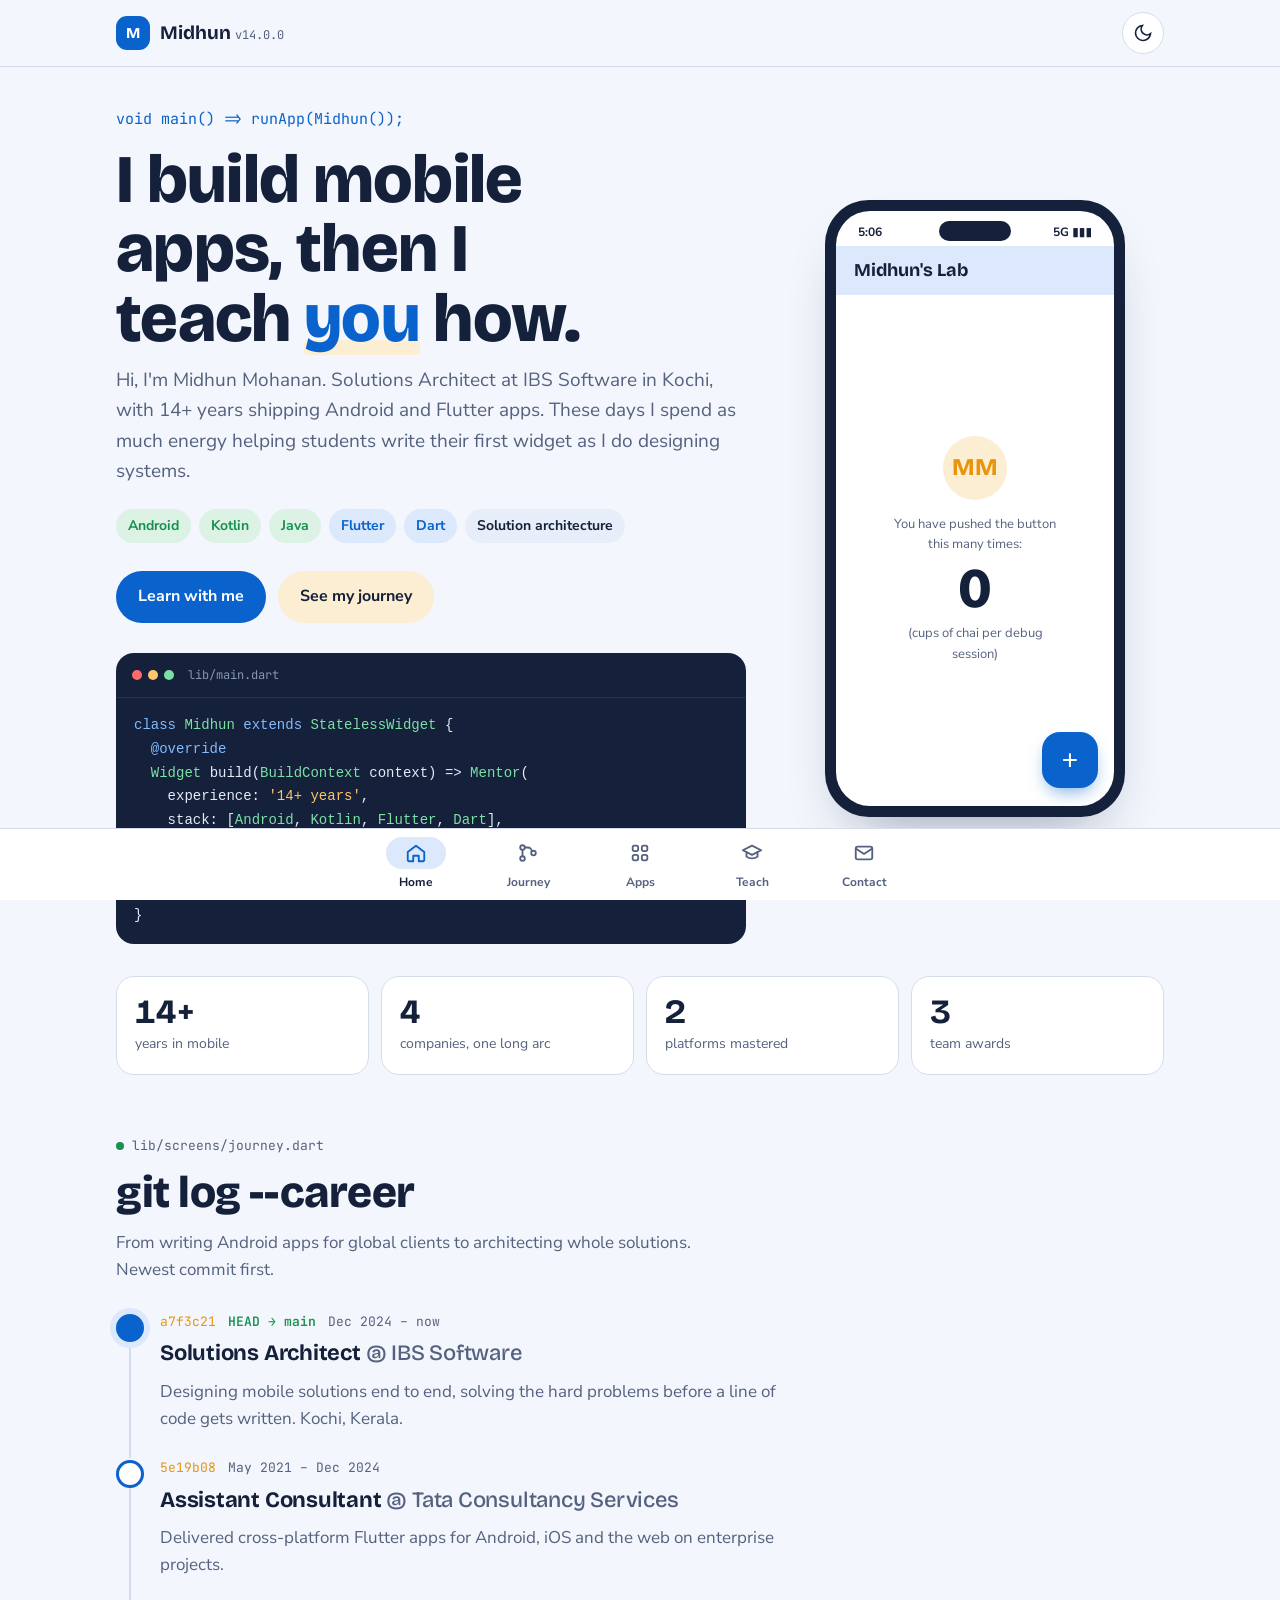
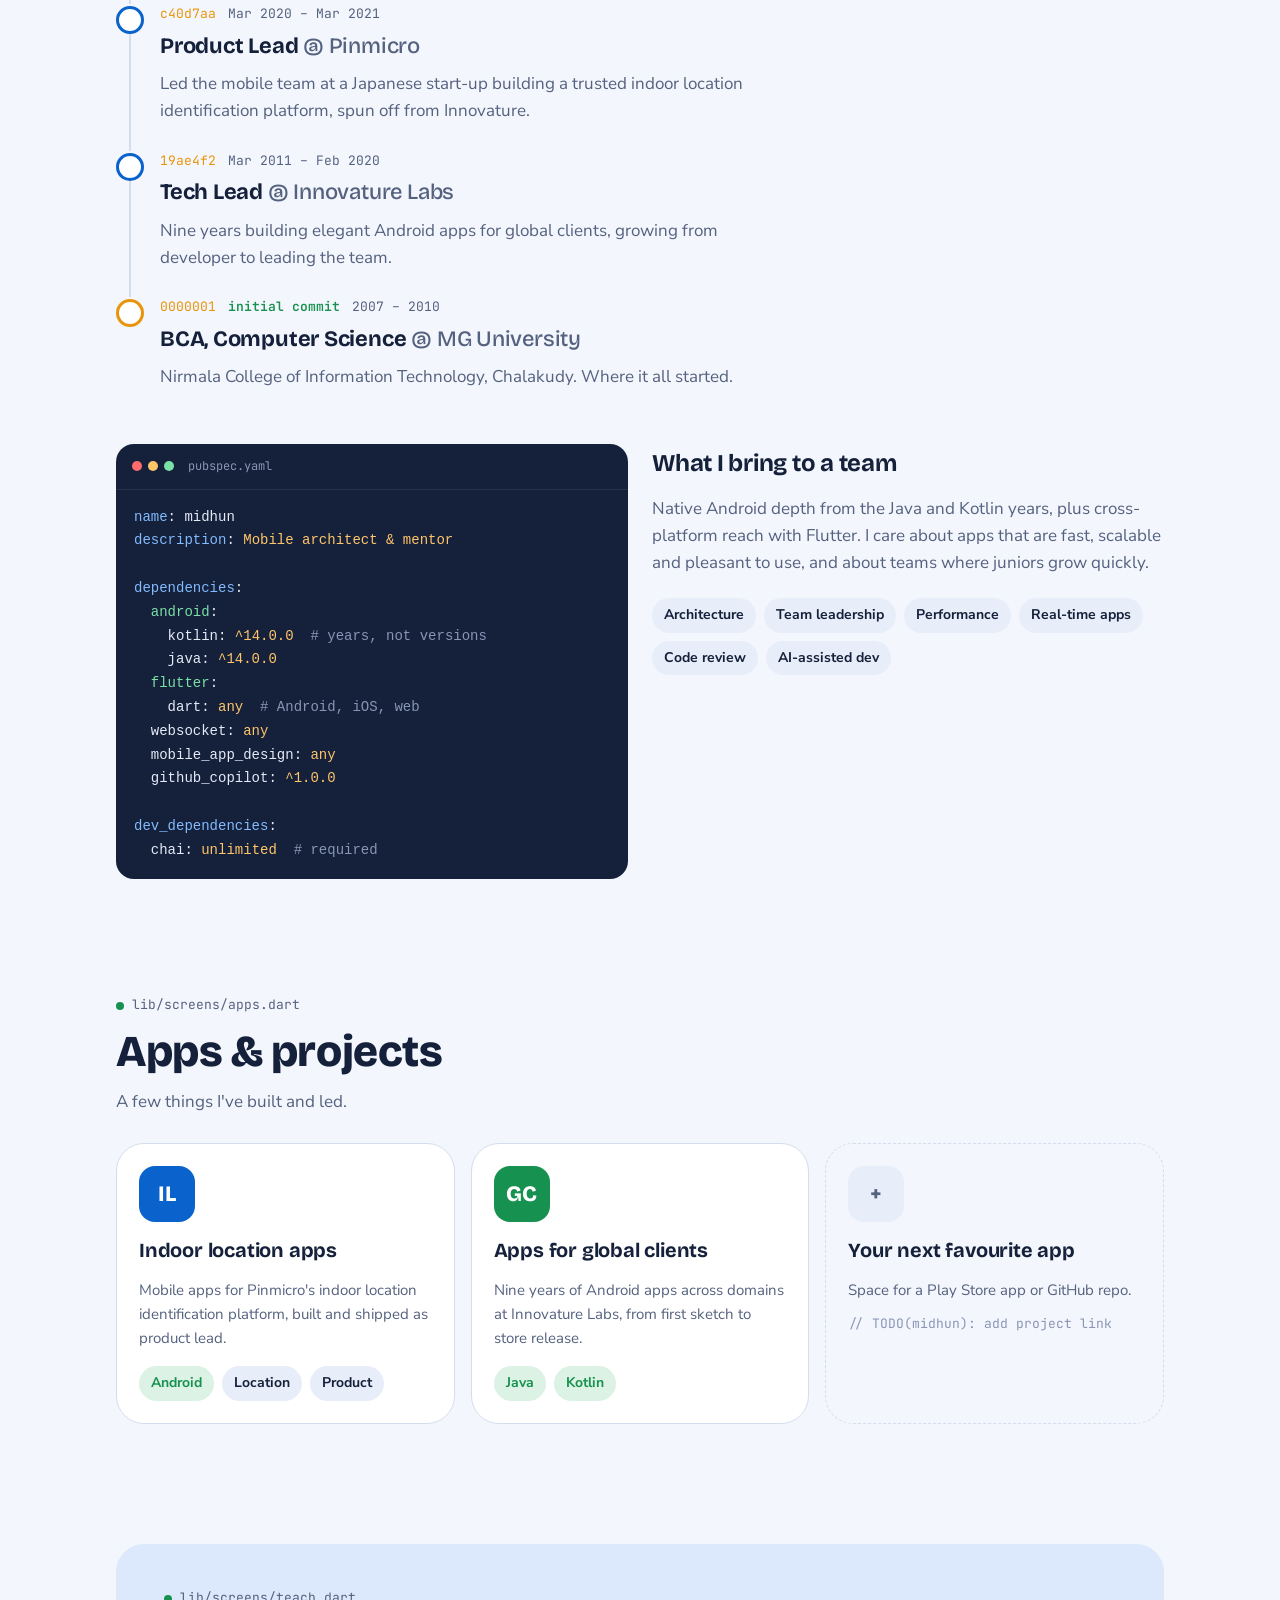
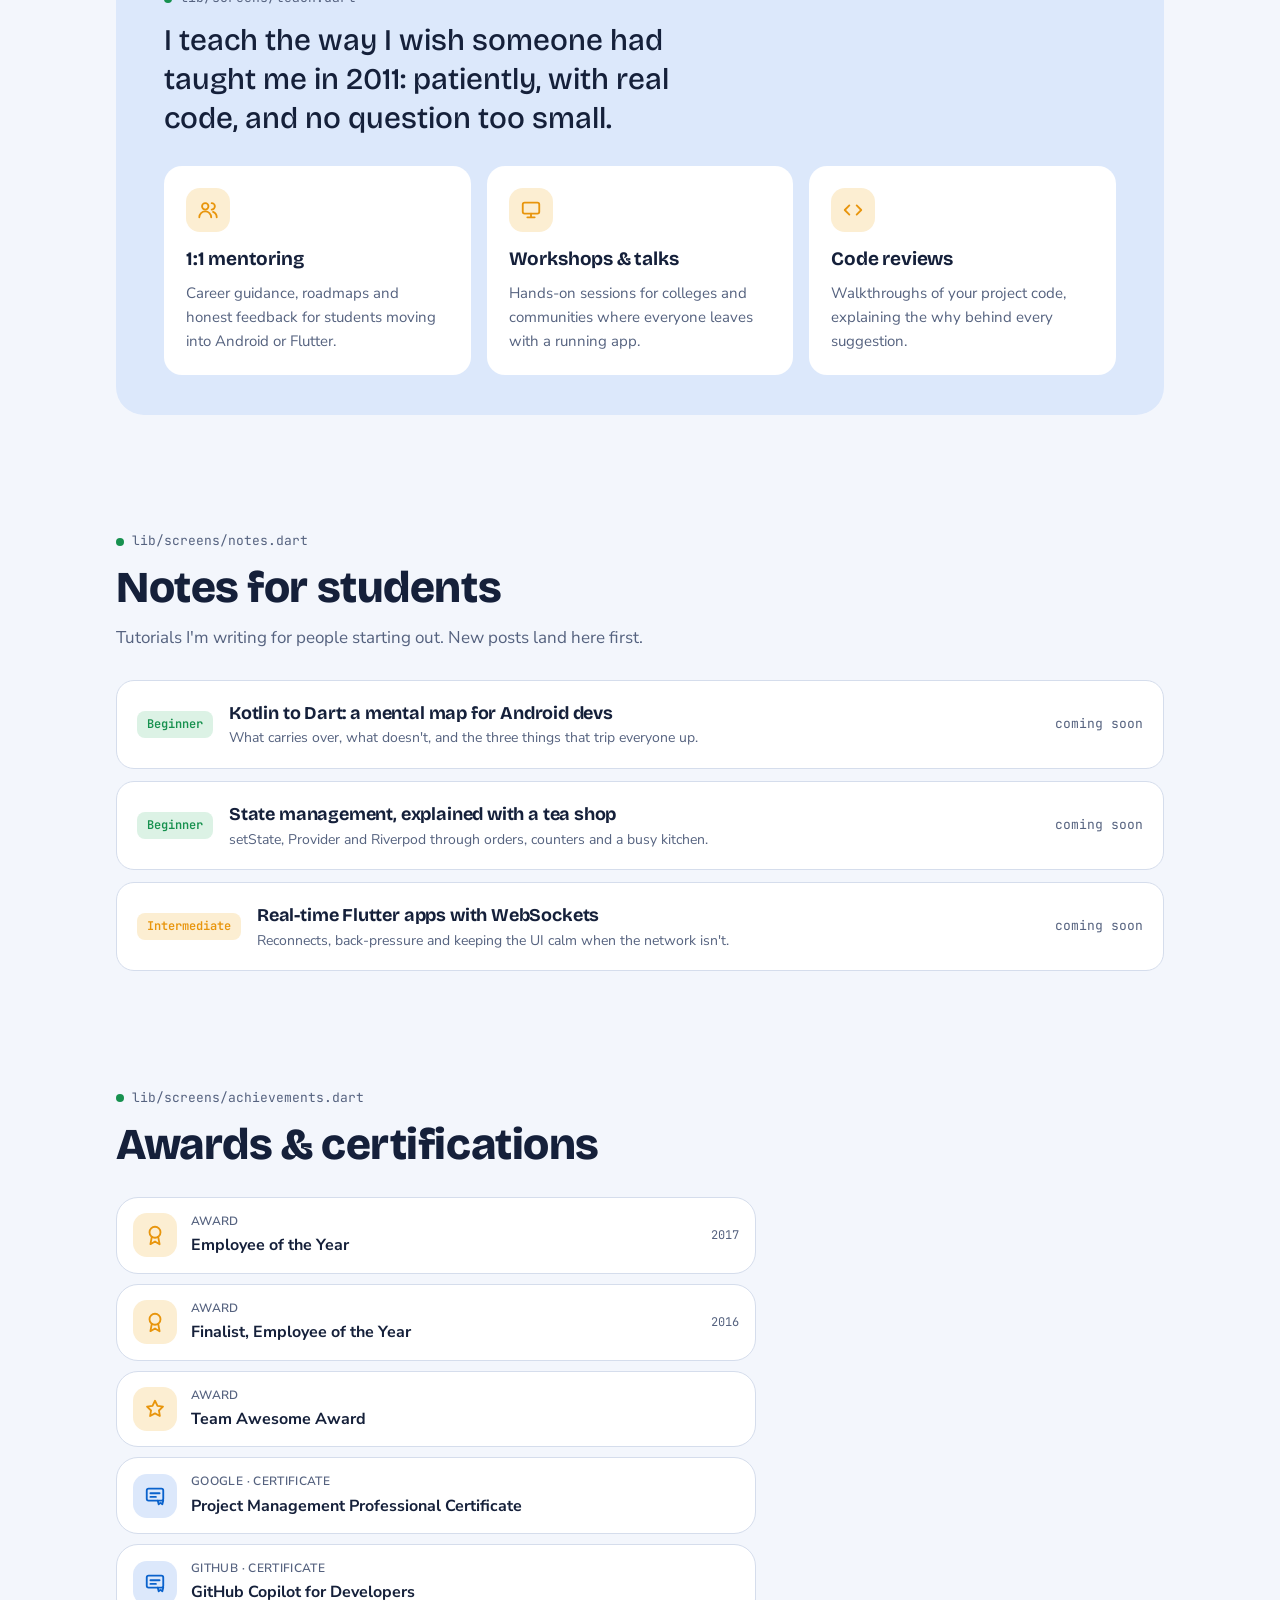
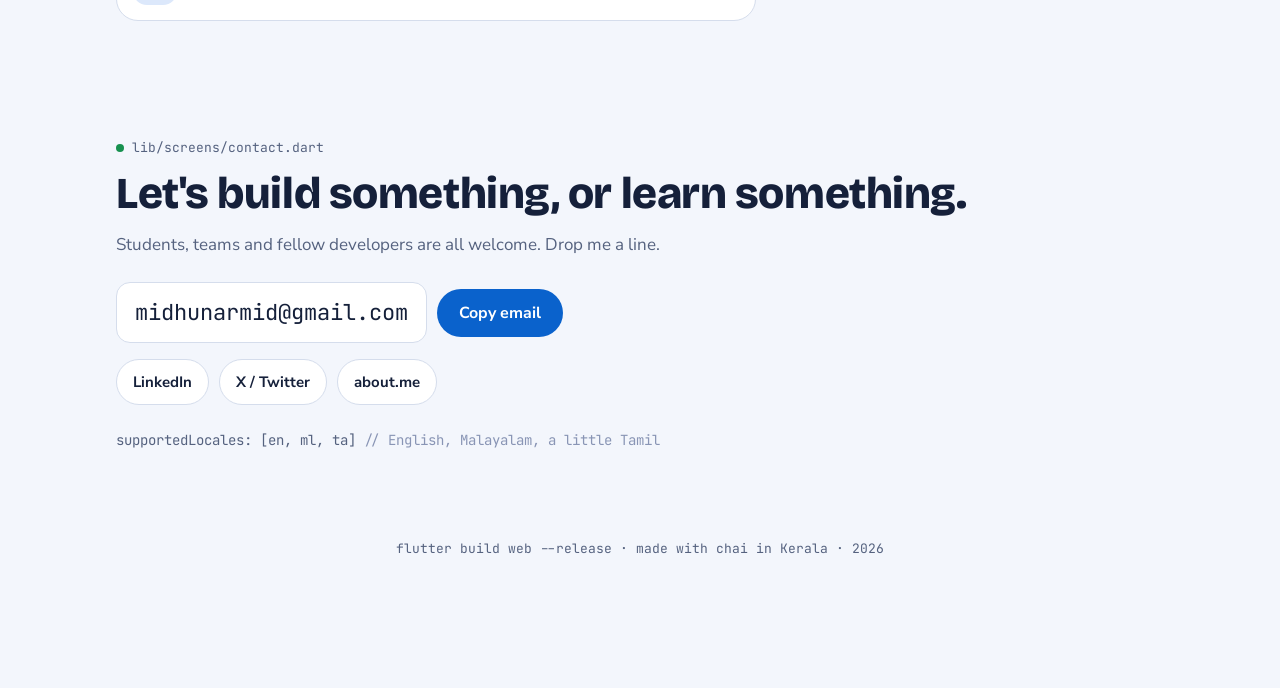
<file: Midhun Mohanan.html>
<!doctype html><html><head><meta charset=utf8><meta name=viewport content="width=device-width,initial-scale=1,viewport-fit=cover"><style>:root{color-scheme:light;box-sizing:border-box;padding-top:env(safe-area-inset-top,0px);padding-bottom:env(safe-area-inset-bottom,0px)}html{scroll-padding-top:env(safe-area-inset-top,0px)}body{margin:0;padding:0;font:14px -apple-system,BlinkMacSystemFont,sans-serif;background:#fff;color:#000}img{max-width:100%}[hidden]:not([hidden=until-found i]){display:none!important}</style></head><body>
<title>Midhun Mohanan</title>
<meta name="claude:viewport-fit-sides" content="cover">
<link rel="preconnect" href="https://fonts.googleapis.com">
<link rel="preconnect" href="https://fonts.gstatic.com" crossorigin>
<link rel="stylesheet" href="https://fonts.googleapis.com/css2?family=Bricolage+Grotesque:opsz,wght@12..96,500;12..96,700;12..96,800&family=Nunito+Sans:opsz,wght@6..12,400;6..12,600;6..12,700&family=JetBrains+Mono:wght@400;600&display=swap">
<style>
/* Layout: a friendly Flutter app — sticky app bar, sections named like Dart files, Material bottom navigation */
:root{
  --bg:#F3F6FC; --surface:#FFFFFF; --surface-2:#E8EEF9; --ink:#15203A; --muted:#55627F; --line:#D5DDEC;
  --blue:#0A62CC; --blue-soft:#DCE8FB; --sun:#E8950C; --sun-soft:#FCEED2; --green:#17914F; --green-soft:#DCF2E5;
  --code-bg:#15203A; --code-fg:#E4EAF7; --code-k:#82BBFF; --code-s:#FFC56B; --code-c:#8995B5; --code-t:#7BE0A6;
  --display:"Bricolage Grotesque", "Segoe UI", system-ui, sans-serif;
  --body:"Nunito Sans", "Segoe UI", system-ui, sans-serif;
  --mono:"JetBrains Mono", ui-monospace, "SFMono-Regular", Menlo, monospace;
  --r-lg:28px; --r-md:18px; --r-sm:12px;
}
@media (prefers-color-scheme: dark){ :root:not([data-theme="light"]){
  --bg:#0C1221; --surface:#141C2F; --surface-2:#1B2540; --ink:#E7ECF7; --muted:#9AA6C3; --line:#28334F;
  --blue:#66A8FF; --blue-soft:#162F57; --sun:#FFBF55; --sun-soft:#3A2B10; --green:#55D690; --green-soft:#11342A;
  --code-bg:#080D19; --code-fg:#E4EAF7; color-scheme:dark;
}}
:root[data-theme="dark"]{
  --bg:#0C1221; --surface:#141C2F; --surface-2:#1B2540; --ink:#E7ECF7; --muted:#9AA6C3; --line:#28334F;
  --blue:#66A8FF; --blue-soft:#162F57; --sun:#FFBF55; --sun-soft:#3A2B10; --green:#55D690; --green-soft:#11342A;
  --code-bg:#080D19; --code-fg:#E4EAF7; color-scheme:dark;
}
*{box-sizing:border-box}
html{scroll-behavior:smooth; scroll-padding-top:84px}
body{background:var(--bg); color:var(--ink); font-family:var(--body); font-size:17px; line-height:1.6;
  padding-bottom:calc(96px + env(safe-area-inset-bottom,0px))}
body::before{content:""; position:fixed; inset:0 0 auto; height:env(safe-area-inset-top,0px); z-index:30; background:var(--bg)}
a{color:var(--blue)}
:focus-visible{outline:3px solid var(--blue); outline-offset:3px; border-radius:6px}
.wrap{max-width:1080px; margin:0 auto; padding-left:max(16px, env(safe-area-inset-left,0px)); padding-right:max(16px, env(safe-area-inset-right,0px))}
h1,h2,h3{font-family:var(--display); text-wrap:balance; margin:0; letter-spacing:-0.01em}
p{margin:0}
.mono{font-family:var(--mono)}

/* App bar */
.appbar{position:sticky; top:env(safe-area-inset-top,0px); z-index:20; background:color-mix(in srgb, var(--bg) 88%, transparent); backdrop-filter:blur(12px); border-bottom:1px solid var(--line)}
.appbar .wrap{display:flex; align-items:center; justify-content:space-between; gap:12px; padding-block:12px}
.brand{display:flex; align-items:center; gap:10px; font-family:var(--display); font-weight:700; font-size:19px; color:var(--ink); text-decoration:none}
.brand-dot{width:34px; height:34px; border-radius:11px; background:var(--blue); color:#fff; display:grid; place-items:center; font-size:15px; font-weight:800}
.brand small{font-family:var(--mono); font-weight:400; font-size:12px; color:var(--muted)}
.icon-btn{border:1px solid var(--line); background:var(--surface); color:var(--ink); width:42px; height:42px; border-radius:50%; display:grid; place-items:center; cursor:pointer}
.icon-btn svg{width:20px; height:20px}

/* Sections */
section{padding-block:56px}
.file{font-family:var(--mono); font-size:13px; color:var(--muted); display:inline-flex; align-items:center; gap:8px; margin-bottom:12px}
.file::before{content:""; width:8px; height:8px; border-radius:50%; background:var(--green)}
h2{font-size:clamp(30px, 5vw, 44px); line-height:1.1; font-weight:800}
.lede{color:var(--muted); max-width:60ch; margin-top:12px}

/* Hero */
.hero{padding-block:40px 24px}
.hero-grid{display:grid; grid-template-columns:1.25fr 0.75fr; gap:40px; align-items:center}
.hero-grid > *{min-width:0}
.hello{font-family:var(--mono); color:var(--blue); font-size:15px; margin-bottom:14px}
.hero h1{font-size:clamp(38px, 6.4vw, 68px); line-height:1.02; font-weight:800}
.hero h1 em{font-style:normal; color:var(--blue); position:relative; white-space:nowrap}
.hero h1 em::after{content:""; position:absolute; left:0; right:0; bottom:0.06em; height:0.22em; background:var(--sun-soft); z-index:-1; border-radius:4px}
.hero .lede{font-size:19px}
.chips{display:flex; flex-wrap:wrap; gap:8px; margin-top:22px}
.chip{font-size:14px; font-weight:700; padding:6px 12px; border-radius:999px; background:var(--surface-2); color:var(--ink)}
.chip.a{background:var(--green-soft); color:var(--green)}
.chip.f{background:var(--blue-soft); color:var(--blue)}
.cta{display:flex; flex-wrap:wrap; gap:12px; margin-top:28px}
.btn{display:inline-flex; align-items:center; gap:8px; padding:13px 22px; border-radius:999px; font-weight:700; text-decoration:none; font-size:16px; border:0; cursor:pointer; font-family:var(--body)}
.btn.primary{background:var(--blue); color:#fff}
.btn.tonal{background:var(--sun-soft); color:var(--ink)}

.code{background:var(--code-bg); color:var(--code-fg); border-radius:var(--r-md); font-family:var(--mono); font-size:14px; line-height:1.7; overflow-x:auto; margin-top:30px}
.code-head{display:flex; gap:6px; align-items:center; padding:12px 16px; border-bottom:1px solid rgba(255,255,255,0.08); font-size:12px; color:var(--code-c)}
.code-head i{width:10px; height:10px; border-radius:50%; background:#ff6b6b; display:inline-block}
.code-head i:nth-child(2){background:#ffc56b}.code-head i:nth-child(3){background:#7be0a6; margin-right:8px}
.code pre{margin:0; padding:16px 18px}
.k{color:var(--code-k)}.s{color:var(--code-s)}.c{color:var(--code-c)}.t{color:var(--code-t)}

/* Phone */
.phone{width:min(300px, 100%); margin:0 auto; aspect-ratio:9/18.5; max-width:100%; border-radius:44px; background:var(--ink); padding:11px; box-shadow:0 30px 60px -30px rgba(10,30,70,0.45); position:relative}
.screen{height:100%; border-radius:34px; background:var(--surface); overflow:hidden; display:flex; flex-direction:column; position:relative}
.sbar{display:flex; justify-content:space-between; font-size:12px; font-weight:700; padding:12px 22px 4px; color:var(--ink)}
.notch{position:absolute; top:10px; left:50%; translate:-50% 0; width:72px; height:20px; border-radius:20px; background:var(--ink)}
.p-appbar{padding:10px 18px; font-family:var(--display); font-weight:700; font-size:18px; background:var(--blue-soft); color:var(--ink)}
.p-body{flex:1; display:flex; flex-direction:column; align-items:center; justify-content:center; text-align:center; padding:16px; gap:6px}
.avatar{width:64px; height:64px; border-radius:50%; background:var(--sun-soft); color:var(--sun); display:grid; place-items:center; font-family:var(--display); font-weight:800; font-size:24px; margin-bottom:8px}
.p-body p{font-size:13px; color:var(--muted); max-width:22ch}
.count{font-family:var(--display); font-weight:800; font-size:56px; line-height:1; color:var(--ink); font-variant-numeric:tabular-nums}
.count.bump{animation:bump .35s ease}
@keyframes bump{40%{transform:scale(1.18); color:var(--blue)}}
.fab{position:absolute; right:16px; bottom:18px; width:56px; height:56px; border-radius:18px; border:0; background:var(--blue); color:#fff; font-size:28px; cursor:pointer; box-shadow:0 8px 18px -6px rgba(10,98,204,0.6)}
.fab:active{transform:scale(0.94)}
.toast{position:absolute; left:14px; right:84px; bottom:24px; background:var(--ink); color:var(--bg); font-size:12px; font-family:var(--mono); padding:10px 12px; border-radius:10px; opacity:0; translate:0 8px; transition:.25s}
.toast.show{opacity:1; translate:0 0}
.phone-cap{text-align:center; font-size:13px; color:var(--muted); margin-top:14px; font-family:var(--mono)}

/* Stats */
.stats{display:grid; grid-template-columns:repeat(4,1fr); gap:12px; margin-top:8px}
.stat{background:var(--surface); border:1px solid var(--line); border-radius:var(--r-md); padding:18px}
.stat b{font-family:var(--display); font-size:34px; line-height:1; display:block; font-variant-numeric:tabular-nums}
.stat span{font-size:14px; color:var(--muted)}

/* Journey (git log) */
.log{margin-top:28px; display:grid; gap:0; position:relative}
.commit{display:grid; grid-template-columns:28px 1fr; gap:16px; padding-bottom:26px; position:relative}
.commit::before{content:""; position:absolute; left:13px; top:20px; bottom:0; width:2px; background:var(--line)}
.commit:last-child::before{display:none}
.node{width:28px; height:28px; border-radius:50%; background:var(--surface); border:3px solid var(--blue); margin-top:2px; z-index:1}
.commit.head .node{background:var(--blue); box-shadow:0 0 0 6px var(--blue-soft)}
.commit.edu .node{border-color:var(--sun)}
.c-body{min-width:0}
.c-meta{font-family:var(--mono); font-size:13px; color:var(--muted); display:flex; flex-wrap:wrap; gap:4px 12px}
.c-meta .hash{color:var(--sun)}
.c-meta .tag{color:var(--green); font-weight:600}
.c-body h3{font-size:22px; font-weight:700; margin-top:4px}
.c-body h3 span{color:var(--muted); font-weight:500}
.c-body p{color:var(--muted); margin-top:6px; max-width:62ch}

/* pubspec */
.split{display:grid; grid-template-columns:1fr 1fr; gap:24px; margin-top:28px; align-items:start}
.split > *{min-width:0}
.split .code{margin-top:0}

/* Apps */
.apps{display:grid; grid-template-columns:repeat(3,1fr); gap:16px; margin-top:28px}
.app{background:var(--surface); border:1px solid var(--line); border-radius:var(--r-lg); padding:22px; display:flex; flex-direction:column; gap:12px}
.app-icon{width:56px; height:56px; border-radius:16px; display:grid; place-items:center; font-family:var(--display); font-weight:800; font-size:22px; color:#fff}
.app h3{font-size:20px}
.app p{color:var(--muted); font-size:15px}
.app .chips{margin-top:auto; padding-top:4px}
.app.todo{border-style:dashed; background:transparent}
.app.todo .app-icon{background:var(--surface-2); color:var(--muted)}
.todo-note{font-family:var(--mono); font-size:13px; color:var(--code-c)}

/* Teach */
.teach{background:var(--blue-soft); border-radius:var(--r-lg); padding:40px clamp(20px, 4vw, 48px); margin-top:8px}
.teach .grid3{display:grid; grid-template-columns:repeat(3,1fr); gap:16px; margin-top:28px}
.way{background:var(--surface); border-radius:var(--r-md); padding:22px}
.way .ic{width:44px; height:44px; border-radius:14px; background:var(--sun-soft); color:var(--sun); display:grid; place-items:center; margin-bottom:12px}
.way .ic svg{width:22px; height:22px}
.way h3{font-size:19px}
.way p{color:var(--muted); font-size:15px; margin-top:6px}
.quote{font-family:var(--display); font-size:clamp(22px, 3.4vw, 30px); font-weight:500; line-height:1.3; max-width:30ch}

/* Blog */
.posts{display:grid; gap:12px; margin-top:28px}
.post{display:grid; grid-template-columns:auto 1fr auto; gap:16px; align-items:center; background:var(--surface); border:1px solid var(--line); border-radius:var(--r-md); padding:18px 20px}
.post > div{min-width:0}
.post .lvl{font-family:var(--mono); font-size:12px; font-weight:600; padding:4px 10px; border-radius:8px; background:var(--green-soft); color:var(--green); white-space:nowrap}
.post .lvl.mid{background:var(--sun-soft); color:var(--sun)}
.post h3{font-size:18px; font-weight:700}
.post p{font-size:14px; color:var(--muted)}
.post .soon{font-size:13px; color:var(--muted); font-family:var(--mono); white-space:nowrap}

/* Awards as notifications */
.notifs{display:grid; gap:10px; margin-top:28px; max-width:640px}
.notif{display:grid; grid-template-columns:44px 1fr auto; gap:14px; align-items:center; background:var(--surface); border:1px solid var(--line); border-radius:22px; padding:14px 16px}
.notif > div{min-width:0}
.n-ic{width:44px; height:44px; border-radius:14px; display:grid; place-items:center}
.n-ic svg{width:22px; height:22px}
.n-ic.gold{background:var(--sun-soft); color:var(--sun)}
.n-ic.cert{background:var(--blue-soft); color:var(--blue)}
.notif small{font-size:12px; color:var(--muted); display:block; font-weight:600; letter-spacing:0.03em; text-transform:uppercase}
.notif b{font-size:16px}
.notif time{font-family:var(--mono); font-size:12px; color:var(--muted)}

/* Contact */
.contact{text-align:left}
.mailrow{display:flex; flex-wrap:wrap; gap:10px; align-items:center; margin-top:24px}
.mail{font-family:var(--mono); font-size:clamp(16px, 3vw, 22px); background:var(--surface); border:1px solid var(--line); padding:12px 18px; border-radius:14px; user-select:all; overflow-wrap:anywhere}
.links{display:flex; flex-wrap:wrap; gap:10px; margin-top:16px}
.links a{padding:10px 16px; border-radius:999px; border:1px solid var(--line); background:var(--surface); text-decoration:none; color:var(--ink); font-weight:700; font-size:15px}
.locales{margin-top:24px; font-family:var(--mono); font-size:14px; color:var(--muted)}
footer{padding-block:32px; text-align:center; font-family:var(--mono); font-size:13px; color:var(--muted)}

/* Bottom nav */
.bnav{position:fixed; left:0; right:0; bottom:0; z-index:25; background:var(--surface); border-top:1px solid var(--line);
  padding:8px max(8px, env(safe-area-inset-right,0px)) calc(8px + env(safe-area-inset-bottom,0px)) max(8px, env(safe-area-inset-left,0px))}
.bnav ul{list-style:none; margin:0 auto; padding:0; display:grid; grid-template-columns:repeat(5,1fr); max-width:560px}
.bnav a{display:flex; flex-direction:column; align-items:center; gap:4px; text-decoration:none; color:var(--muted); font-size:12px; font-weight:700}
.bnav .pill{width:60px; height:32px; border-radius:16px; display:grid; place-items:center; transition:background .2s}
.bnav svg{width:22px; height:22px}
.bnav a.on{color:var(--ink)}
.bnav a.on .pill{background:var(--blue-soft); color:var(--blue)}

@media (max-width: 860px){
  .hero-grid,.split{grid-template-columns:1fr}
  .apps,.teach .grid3{grid-template-columns:1fr}
  .stats{grid-template-columns:repeat(2,1fr)}
  .phone{width:min(270px,100%)}
}
@media (max-width: 520px){
  .post{grid-template-columns:1fr; gap:8px}
  .brand small{display:none}
}
@media (prefers-reduced-motion: reduce){
  html{scroll-behavior:auto}
  *{animation:none!important; transition:none!important}
}
</style>

<header class="appbar">
  <div class="wrap">
    <a class="brand" href="#home"><span class="brand-dot">M</span><span>Midhun <small>v14.0.0</small></span></a>
    <button class="icon-btn" id="themeBtn" aria-label="Switch light or dark theme">
      <svg viewBox="0 0 24 24" fill="none" stroke="currentColor" stroke-width="2" stroke-linecap="round"><path d="M21 12.8A9 9 0 1 1 11.2 3a7 7 0 0 0 9.8 9.8z"/></svg>
    </button>
  </div>
</header>

<main>
  <!-- HERO -->
  <section class="hero" id="home">
    <div class="wrap hero-grid">
      <div>
        <p class="hello">void main() =&gt; runApp(Midhun());</p>
        <h1>I build mobile apps, then I teach <em>you</em> how.</h1>
        <p class="lede">Hi, I'm Midhun Mohanan. Solutions Architect at IBS Software in Kochi, with 14+ years shipping Android and Flutter apps. These days I spend as much energy helping students write their first widget as I do designing systems.</p>
        <div class="chips">
          <span class="chip a">Android</span><span class="chip a">Kotlin</span><span class="chip a">Java</span>
          <span class="chip f">Flutter</span><span class="chip f">Dart</span><span class="chip">Solution architecture</span>
        </div>
        <div class="cta">
          <a class="btn primary" href="#teach">Learn with me</a>
          <a class="btn tonal" href="#journey">See my journey</a>
        </div>
        <div class="code" aria-label="Dart code describing Midhun">
          <div class="code-head"><i></i><i></i><i></i>lib/main.dart</div>
<pre><span class="k">class</span> <span class="t">Midhun</span> <span class="k">extends</span> <span class="t">StatelessWidget</span> {
  <span class="k">@override</span>
  <span class="t">Widget</span> build(<span class="t">BuildContext</span> context) =&gt; <span class="t">Mentor</span>(
    experience: <span class="s">'14+ years'</span>,
    stack: [<span class="t">Android</span>, <span class="t">Kotlin</span>, <span class="t">Flutter</span>, <span class="t">Dart</span>],
    basedIn: <span class="s">'Kerala, India'</span>,
    favouritePart: <span class="t">Teaching</span>.students, <span class="c">// always</span>
  );
}</pre>
        </div>
      </div>

      <div>
        <div class="phone">
          <div class="screen">
            <div class="notch"></div>
            <div class="sbar"><span id="clock">9:41</span><span>5G ▮▮▮</span></div>
            <div class="p-appbar">Midhun's Lab</div>
            <div class="p-body">
              <div class="avatar">MM</div>
              <p>You have pushed the button this many times:</p>
              <div class="count" id="count">0</div>
              <p>(cups of chai per debug session)</p>
            </div>
            <div class="toast" id="toast">Reloaded 1 of 412 libraries in 238ms</div>
            <button class="fab" id="fab" aria-label="Increment counter">+</button>
          </div>
        </div>
        <p class="phone-cap">Every Flutter dev's first app. Tap the +.</p>
      </div>
    </div>
  </section>

  <div class="wrap">
    <div class="stats">
      <div class="stat"><b>14+</b><span>years in mobile</span></div>
      <div class="stat"><b>4</b><span>companies, one long arc</span></div>
      <div class="stat"><b>2</b><span>platforms mastered</span></div>
      <div class="stat"><b>3</b><span>team awards</span></div>
    </div>
  </div>

  <!-- JOURNEY -->
  <section id="journey">
    <div class="wrap">
      <div class="file">lib/screens/journey.dart</div>
      <h2>git log --career</h2>
      <p class="lede">From writing Android apps for global clients to architecting whole solutions. Newest commit first.</p>
      <div class="log">
        <div class="commit head">
          <div class="node"></div>
          <div class="c-body">
            <div class="c-meta"><span class="hash">a7f3c21</span><span class="tag">HEAD → main</span><span>Dec 2024 – now</span></div>
            <h3>Solutions Architect <span>@ IBS Software</span></h3>
            <p>Designing mobile solutions end to end, solving the hard problems before a line of code gets written. Kochi, Kerala.</p>
          </div>
        </div>
        <div class="commit">
          <div class="node"></div>
          <div class="c-body">
            <div class="c-meta"><span class="hash">5e19b08</span><span>May 2021 – Dec 2024</span></div>
            <h3>Assistant Consultant <span>@ Tata Consultancy Services</span></h3>
            <p>Delivered cross-platform Flutter apps for Android, iOS and the web on enterprise projects.</p>
          </div>
        </div>
        <div class="commit">
          <div class="node"></div>
          <div class="c-body">
            <div class="c-meta"><span class="hash">c40d7aa</span><span>Mar 2020 – Mar 2021</span></div>
            <h3>Product Lead <span>@ Pinmicro</span></h3>
            <p>Led the mobile team at a Japanese start-up building a trusted indoor location identification platform, spun off from Innovature.</p>
          </div>
        </div>
        <div class="commit">
          <div class="node"></div>
          <div class="c-body">
            <div class="c-meta"><span class="hash">19ae4f2</span><span>Mar 2011 – Feb 2020</span></div>
            <h3>Tech Lead <span>@ Innovature Labs</span></h3>
            <p>Nine years building elegant Android apps for global clients, growing from developer to leading the team.</p>
          </div>
        </div>
        <div class="commit edu">
          <div class="node"></div>
          <div class="c-body">
            <div class="c-meta"><span class="hash">0000001</span><span class="tag">initial commit</span><span>2007 – 2010</span></div>
            <h3>BCA, Computer Science <span>@ MG University</span></h3>
            <p>Nirmala College of Information Technology, Chalakudy. Where it all started.</p>
          </div>
        </div>
      </div>

      <div class="split">
        <div class="code" aria-label="Skills listed as a pubspec file">
          <div class="code-head"><i></i><i></i><i></i>pubspec.yaml</div>
<pre><span class="k">name</span>: midhun
<span class="k">description</span>: <span class="s">Mobile architect &amp; mentor</span>

<span class="k">dependencies</span>:
  <span class="t">android</span>:
    kotlin: <span class="s">^14.0.0</span>  <span class="c"># years, not versions</span>
    java: <span class="s">^14.0.0</span>
  <span class="t">flutter</span>:
    dart: <span class="s">any</span>  <span class="c"># Android, iOS, web</span>
  websocket: <span class="s">any</span>
  mobile_app_design: <span class="s">any</span>
  github_copilot: <span class="s">^1.0.0</span>

<span class="k">dev_dependencies</span>:
  chai: <span class="s">unlimited</span>  <span class="c"># required</span></pre>
        </div>
        <div>
          <h3 style="font-size:24px">What I bring to a team</h3>
          <p class="lede">Native Android depth from the Java and Kotlin years, plus cross-platform reach with Flutter. I care about apps that are fast, scalable and pleasant to use, and about teams where juniors grow quickly.</p>
          <div class="chips">
            <span class="chip">Architecture</span><span class="chip">Team leadership</span><span class="chip">Performance</span>
            <span class="chip">Real-time apps</span><span class="chip">Code review</span><span class="chip">AI-assisted dev</span>
          </div>
        </div>
      </div>
    </div>
  </section>

  <!-- APPS -->
  <section id="apps">
    <div class="wrap">
      <div class="file">lib/screens/apps.dart</div>
      <h2>Apps &amp; projects</h2>
      <p class="lede">A few things I've built and led.</p>
      <div class="apps">
        <article class="app">
          <div class="app-icon" style="background:var(--blue)">IL</div>
          <h3>Indoor location apps</h3>
          <p>Mobile apps for Pinmicro's indoor location identification platform, built and shipped as product lead.</p>
          <div class="chips"><span class="chip a">Android</span><span class="chip">Location</span><span class="chip">Product</span></div>
        </article>
        <article class="app">
          <div class="app-icon" style="background:var(--green)">GC</div>
          <h3>Apps for global clients</h3>
          <p>Nine years of Android apps across domains at Innovature Labs, from first sketch to store release.</p>
          <div class="chips"><span class="chip a">Java</span><span class="chip a">Kotlin</span></div>
        </article>
        <article class="app todo">
          <div class="app-icon">+</div>
          <h3>Your next favourite app</h3>
          <p>Space for a Play Store app or GitHub repo.</p>
          <span class="todo-note">// TODO(midhun): add project link</span>
        </article>
      </div>
    </div>
  </section>

  <!-- TEACH -->
  <section id="teach">
    <div class="wrap">
      <div class="teach">
        <div class="file">lib/screens/teach.dart</div>
        <p class="quote">I teach the way I wish someone had taught me in 2011: patiently, with real code, and no question too small.</p>
        <div class="grid3">
          <div class="way">
            <div class="ic"><svg viewBox="0 0 24 24" fill="none" stroke="currentColor" stroke-width="2" stroke-linecap="round" stroke-linejoin="round"><circle cx="9" cy="8" r="3.5"/><path d="M2.5 20a6.5 6.5 0 0 1 13 0"/><path d="M16 4.5a3.5 3.5 0 0 1 0 7M21.5 20a6.5 6.5 0 0 0-4-6"/></svg></div>
            <h3>1:1 mentoring</h3>
            <p>Career guidance, roadmaps and honest feedback for students moving into Android or Flutter.</p>
          </div>
          <div class="way">
            <div class="ic"><svg viewBox="0 0 24 24" fill="none" stroke="currentColor" stroke-width="2" stroke-linecap="round" stroke-linejoin="round"><rect x="3" y="4" width="18" height="12" rx="2"/><path d="M8 20h8M12 16v4"/></svg></div>
            <h3>Workshops &amp; talks</h3>
            <p>Hands-on sessions for colleges and communities where everyone leaves with a running app.</p>
          </div>
          <div class="way">
            <div class="ic"><svg viewBox="0 0 24 24" fill="none" stroke="currentColor" stroke-width="2" stroke-linecap="round" stroke-linejoin="round"><path d="m8 7-5 5 5 5M16 7l5 5-5 5"/></svg></div>
            <h3>Code reviews</h3>
            <p>Walkthroughs of your project code, explaining the why behind every suggestion.</p>
          </div>
        </div>
      </div>
    </div>
  </section>

  <!-- BLOG -->
  <section id="blog">
    <div class="wrap">
      <div class="file">lib/screens/notes.dart</div>
      <h2>Notes for students</h2>
      <p class="lede">Tutorials I'm writing for people starting out. New posts land here first.</p>
      <div class="posts">
        <article class="post">
          <span class="lvl">Beginner</span>
          <div><h3>Kotlin to Dart: a mental map for Android devs</h3><p>What carries over, what doesn't, and the three things that trip everyone up.</p></div>
          <span class="soon">coming soon</span>
        </article>
        <article class="post">
          <span class="lvl">Beginner</span>
          <div><h3>State management, explained with a tea shop</h3><p>setState, Provider and Riverpod through orders, counters and a busy kitchen.</p></div>
          <span class="soon">coming soon</span>
        </article>
        <article class="post">
          <span class="lvl mid">Intermediate</span>
          <div><h3>Real-time Flutter apps with WebSockets</h3><p>Reconnects, back-pressure and keeping the UI calm when the network isn't.</p></div>
          <span class="soon">coming soon</span>
        </article>
      </div>
    </div>
  </section>

  <!-- AWARDS -->
  <section id="awards">
    <div class="wrap">
      <div class="file">lib/screens/achievements.dart</div>
      <h2>Awards &amp; certifications</h2>
      <div class="notifs">
        <div class="notif">
          <div class="n-ic gold"><svg viewBox="0 0 24 24" fill="none" stroke="currentColor" stroke-width="2" stroke-linecap="round" stroke-linejoin="round"><circle cx="12" cy="9" r="6"/><path d="m8.5 14-1.5 8 5-3 5 3-1.5-8"/></svg></div>
          <div><small>Award</small><b>Employee of the Year</b></div><time>2017</time>
        </div>
        <div class="notif">
          <div class="n-ic gold"><svg viewBox="0 0 24 24" fill="none" stroke="currentColor" stroke-width="2" stroke-linecap="round" stroke-linejoin="round"><circle cx="12" cy="9" r="6"/><path d="m8.5 14-1.5 8 5-3 5 3-1.5-8"/></svg></div>
          <div><small>Award</small><b>Finalist, Employee of the Year</b></div><time>2016</time>
        </div>
        <div class="notif">
          <div class="n-ic gold"><svg viewBox="0 0 24 24" fill="none" stroke="currentColor" stroke-width="2" stroke-linecap="round" stroke-linejoin="round"><path d="M12 3l2.7 5.5 6 .9-4.4 4.2 1 6L12 16.8 6.7 19.6l1-6L3.3 9.4l6-.9z"/></svg></div>
          <div><small>Award</small><b>Team Awesome Award</b></div><time></time>
        </div>
        <div class="notif">
          <div class="n-ic cert"><svg viewBox="0 0 24 24" fill="none" stroke="currentColor" stroke-width="2" stroke-linecap="round" stroke-linejoin="round"><rect x="3" y="4" width="18" height="13" rx="2"/><path d="M7 9h10M7 13h6"/><path d="m15 17 1 4 2-1.5 2 1.5 1-4"/></svg></div>
          <div><small>Google · Certificate</small><b>Project Management Professional Certificate</b></div><time></time>
        </div>
        <div class="notif">
          <div class="n-ic cert"><svg viewBox="0 0 24 24" fill="none" stroke="currentColor" stroke-width="2" stroke-linecap="round" stroke-linejoin="round"><rect x="3" y="4" width="18" height="13" rx="2"/><path d="M7 9h10M7 13h6"/><path d="m15 17 1 4 2-1.5 2 1.5 1-4"/></svg></div>
          <div><small>GitHub · Certificate</small><b>GitHub Copilot for Developers</b></div><time></time>
        </div>
      </div>
    </div>
  </section>

  <!-- CONTACT -->
  <section id="contact" class="contact">
    <div class="wrap">
      <div class="file">lib/screens/contact.dart</div>
      <h2>Let's build something, or learn something.</h2>
      <p class="lede">Students, teams and fellow developers are all welcome. Drop me a line.</p>
      <div class="mailrow">
        <span class="mail" id="mail">midhunarmid@gmail.com</span>
        <button class="btn primary" id="copyBtn">Copy email</button>
      </div>
      <div class="links">
        <a href="https://www.linkedin.com/in/midhunarmid" target="_blank" rel="noopener">LinkedIn</a>
        <a href="https://twitter.com/midhunarmid" target="_blank" rel="noopener">X / Twitter</a>
        <a href="https://about.me/midhunarmid" target="_blank" rel="noopener">about.me</a>
      </div>
      <p class="locales">supportedLocales: [en, ml, ta] <span class="c">// English, Malayalam, a little Tamil</span></p>
    </div>
  </section>
</main>

<footer>flutter build web --release · made with chai in Kerala · <span id="yr">2026</span></footer>

<nav class="bnav" aria-label="Sections">
  <ul>
    <li><a href="#home" data-s="home" class="on"><span class="pill"><svg viewBox="0 0 24 24" fill="none" stroke="currentColor" stroke-width="2" stroke-linecap="round" stroke-linejoin="round"><path d="M3 11 12 4l9 7v9a1 1 0 0 1-1 1h-5v-6H9v6H4a1 1 0 0 1-1-1z"/></svg></span>Home</a></li>
    <li><a href="#journey" data-s="journey"><span class="pill"><svg viewBox="0 0 24 24" fill="none" stroke="currentColor" stroke-width="2" stroke-linecap="round"><circle cx="6" cy="6" r="2.5"/><circle cx="6" cy="18" r="2.5"/><circle cx="18" cy="12" r="2.5"/><path d="M6 8.5v7M8.5 6H12a4 4 0 0 1 4 4v-0"/></svg></span>Journey</a></li>
    <li><a href="#apps" data-s="apps"><span class="pill"><svg viewBox="0 0 24 24" fill="none" stroke="currentColor" stroke-width="2"><rect x="4" y="4" width="6" height="6" rx="2"/><rect x="14" y="4" width="6" height="6" rx="2"/><rect x="4" y="14" width="6" height="6" rx="2"/><rect x="14" y="14" width="6" height="6" rx="2"/></svg></span>Apps</a></li>
    <li><a href="#teach" data-s="teach"><span class="pill"><svg viewBox="0 0 24 24" fill="none" stroke="currentColor" stroke-width="2" stroke-linecap="round" stroke-linejoin="round"><path d="m2 9 10-5 10 5-10 5z"/><path d="M6 11v5c3 2.5 9 2.5 12 0v-5"/></svg></span>Teach</a></li>
    <li><a href="#contact" data-s="contact"><span class="pill"><svg viewBox="0 0 24 24" fill="none" stroke="currentColor" stroke-width="2" stroke-linecap="round" stroke-linejoin="round"><rect x="3" y="5" width="18" height="14" rx="2"/><path d="m3 7 9 6 9-6"/></svg></span>Contact</a></li>
  </ul>
</nav>

<script>
(function(){
  // Theme toggle
  var root=document.documentElement, btn=document.getElementById('themeBtn');
  function isDark(){var t=root.getAttribute('data-theme'); return t?t==='dark':matchMedia('(prefers-color-scheme: dark)').matches;}
  btn.addEventListener('click',function(){root.setAttribute('data-theme', isDark()?'light':'dark');});

  // Clock in phone status bar
  var clock=document.getElementById('clock');
  function tick(){var d=new Date(); clock.textContent=d.getHours()+':'+String(d.getMinutes()).padStart(2,'0');}
  tick(); setInterval(tick,30000);

  // Counter + hot reload toast
  var n=0, count=document.getElementById('count'), toast=document.getElementById('toast'), timer;
  document.getElementById('fab').addEventListener('click',function(){
    n++; count.textContent=n; count.classList.remove('bump'); void count.offsetWidth; count.classList.add('bump');
    toast.textContent='Hot reload: '+(180+Math.floor(Math.random()*140))+'ms';
    toast.classList.add('show'); clearTimeout(timer); timer=setTimeout(function(){toast.classList.remove('show');},1400);
  });

  // Copy email
  var copyBtn=document.getElementById('copyBtn'), mail=document.getElementById('mail');
  copyBtn.addEventListener('click',function(){
    function fallback(){var r=document.createRange(); r.selectNodeContents(mail); var s=getSelection(); s.removeAllRanges(); s.addRange(r); copyBtn.textContent='Selected, press copy';}
    try{ navigator.clipboard.writeText(mail.textContent).then(function(){copyBtn.textContent='Copied'; setTimeout(function(){copyBtn.textContent='Copy email';},1600);}, fallback); }catch(e){fallback();}
  });

  // Active bottom nav
  var links=[].slice.call(document.querySelectorAll('.bnav a'));
  var map={home:'home',journey:'journey',apps:'apps',teach:'teach',blog:'teach',awards:'teach',contact:'contact'};
  if('IntersectionObserver' in window){
    var io=new IntersectionObserver(function(es){
      es.forEach(function(e){ if(e.isIntersecting){ var id=map[e.target.id]; links.forEach(function(a){a.classList.toggle('on', a.dataset.s===id);}); } });
    },{rootMargin:'-45% 0px -50% 0px'});
    Object.keys(map).forEach(function(id){var el=document.getElementById(id); if(el) io.observe(el);});
  }
  document.getElementById('yr').textContent=new Date().getFullYear();
})();
</script>

</body></html>
</file>
